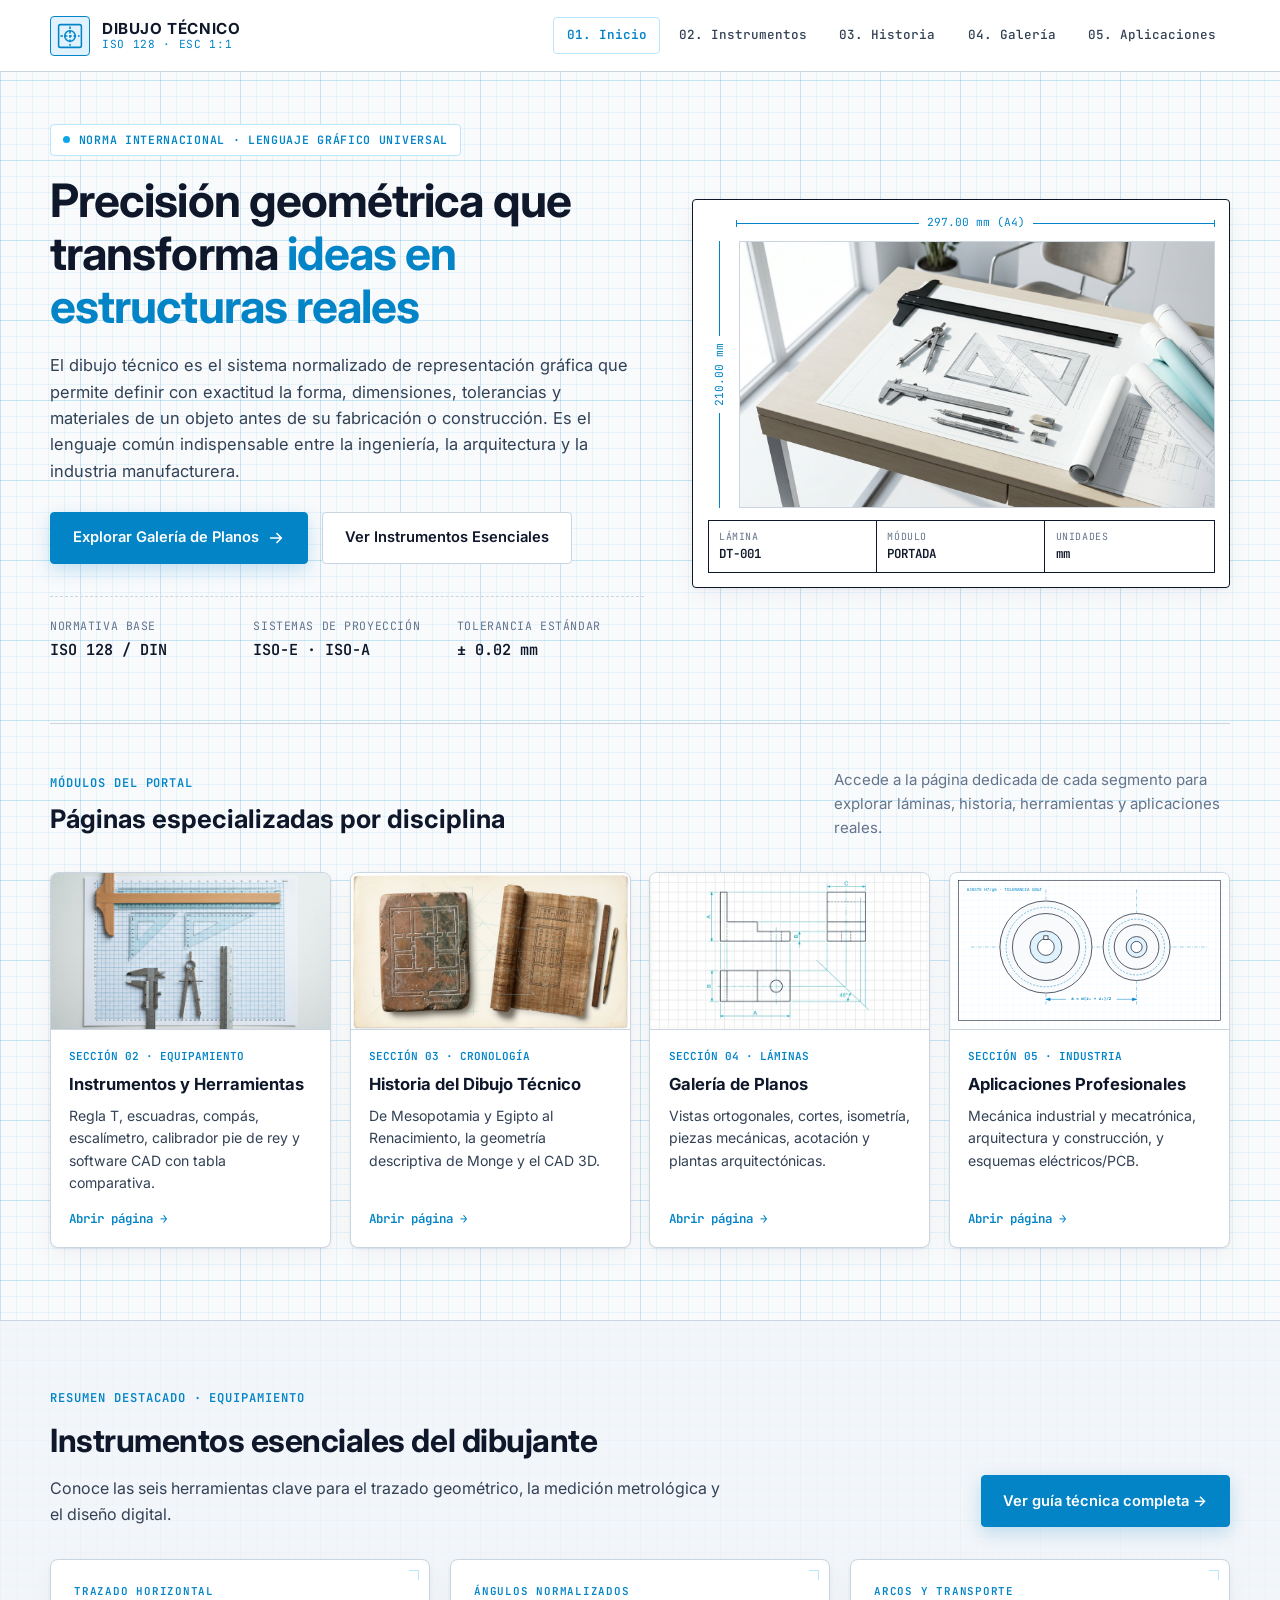
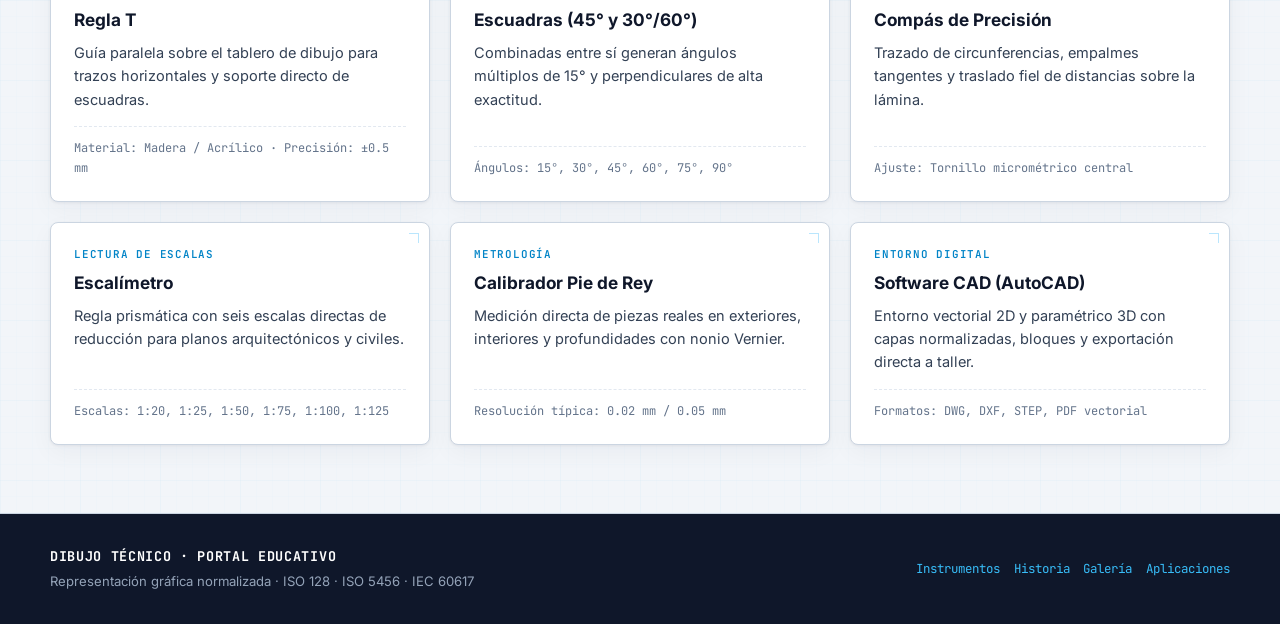
<file: index.html>
<!DOCTYPE html>
<html lang="es">
<head>
  <meta charset="UTF-8" />
  <meta name="viewport" content="width=device-width, initial-scale=1.0" />
  <title>Inicio | Dibujo Técnico: Fundamentos, Normativa y Planos</title>
  <meta name="description" content="Portal educativo sobre Dibujo Técnico: fundamentos, instrumentos de trazado, historia gráfica, galería de planos normalizados y aplicaciones industriales." />
  <link rel="preconnect" href="https://fonts.googleapis.com" />
  <link rel="preconnect" href="https://fonts.gstatic.com" crossorigin />
  <link href="https://fonts.googleapis.com/css2?family=Inter:wght@400;500;600;700&family=JetBrains+Mono:wght@400;500;600&display=swap" rel="stylesheet" />
  <link rel="stylesheet" href="styles.css" />
</head>
<body>
  <header class="site-header">
    <nav class="nav-container" aria-label="Navegación principal">
      <a href="index.html" class="brand">
        <span class="brand-mark" aria-hidden="true">
          <svg viewBox="0 0 32 32" width="28" height="28" fill="none" stroke="currentColor" stroke-width="1.75">
            <rect x="3" y="3" width="26" height="26" rx="2" />
            <circle cx="16" cy="16" r="6" />
            <line x1="16" y1="5" x2="16" y2="27" stroke-dasharray="3 2" />
            <line x1="5" y1="16" x2="27" y2="16" stroke-dasharray="3 2" />
          </svg>
        </span>
        <span class="brand-text">
          <span class="brand-title">DIBUJO TÉCNICO</span>
          <span class="brand-code">ISO 128 · ESC 1:1</span>
        </span>
      </a>

      <button type="button" class="nav-toggle" aria-expanded="false" aria-controls="nav-menu" aria-label="Abrir menú de navegación">
        <span class="nav-toggle-bar"></span>
        <span class="nav-toggle-bar"></span>
        <span class="nav-toggle-bar"></span>
      </button>

      <ul class="nav-links" id="nav-menu">
        <li><a href="index.html" class="nav-link active" aria-current="page">01. Inicio</a></li>
        <li><a href="instrumentos.html" class="nav-link">02. Instrumentos</a></li>
        <li><a href="historia.html" class="nav-link">03. Historia</a></li>
        <li><a href="galeria.html" class="nav-link">04. Galería</a></li>
        <li><a href="aplicaciones.html" class="nav-link">05. Aplicaciones</a></li>
      </ul>
    </nav>
  </header>

  <main>
    <section class="hero-section">
      <div class="container">
        <div class="hero-grid">
          <div>
            <div class="spec-badge">
              <span class="spec-dot" aria-hidden="true"></span>
              <span>NORMA INTERNACIONAL · LENGUAJE GRÁFICO UNIVERSAL</span>
            </div>
            <h1 class="hero-title">
              Precisión geométrica que transforma <span class="text-accent">ideas en estructuras reales</span>
            </h1>
            <p class="hero-description">
              El dibujo técnico es el sistema normalizado de representación gráfica que permite definir con exactitud la forma, dimensiones, tolerancias y materiales de un objeto antes de su fabricación o construcción. Es el lenguaje común indispensable entre la ingeniería, la arquitectura y la industria manufacturera.
            </p>
            <div class="hero-actions">
              <a href="galeria.html" class="btn-primary">
                <span>Explorar Galería de Planos</span>
                <svg viewBox="0 0 20 20" width="18" height="18" fill="none" stroke="currentColor" stroke-width="1.8" aria-hidden="true">
                  <path d="M4 10h12M11 5l5 5-5 5" stroke-linecap="round" stroke-linejoin="round" />
                </svg>
              </a>
              <a href="instrumentos.html" class="btn-secondary">Ver Instrumentos Esenciales</a>
            </div>
            <dl class="hero-metrics">
              <div class="metric-item">
                <dt>Normativa Base</dt>
                <dd>ISO 128 / DIN</dd>
              </div>
              <div class="metric-item">
                <dt>Sistemas de Proyección</dt>
                <dd>ISO-E · ISO-A</dd>
              </div>
              <div class="metric-item">
                <dt>Tolerancia Estándar</dt>
                <dd>± 0.02 mm</dd>
              </div>
            </dl>
          </div>

          <div class="blueprint-frame">
            <div class="dimension-top" aria-hidden="true">
              <span class="dim-line"></span>
              <span class="dim-label">297.00 mm (A4)</span>
              <span class="dim-line"></span>
            </div>
            <div class="blueprint-body">
              <div class="dimension-left" aria-hidden="true">
                <span class="dim-line-v"></span>
                <span class="dim-label-v">210.00 mm</span>
                <span class="dim-line-v"></span>
              </div>
              <img
                src="assets/img/hero-drafting.jpg"
                alt="Mesa de dibujo técnico con regla T, escuadras, compás de precisión, calibrador pie de rey y planos enrollados"
                class="media-frame"
              />
            </div>
            <div class="title-block">
              <div class="tb-cell">
                <span class="tb-key">LÁMINA</span>
                <span class="tb-val">DT-001</span>
              </div>
              <div class="tb-cell">
                <span class="tb-key">MÓDULO</span>
                <span class="tb-val">PORTADA</span>
              </div>
              <div class="tb-cell">
                <span class="tb-key">UNIDADES</span>
                <span class="tb-val">mm</span>
              </div>
            </div>
          </div>
        </div>

        <div class="instruments-block">
          <div class="section-subhead">
            <div>
              <span class="eyebrow">MÓDULOS DEL PORTAL</span>
              <h2 class="subhead-title">Páginas especializadas por disciplina</h2>
            </div>
            <p class="subhead-note">Accede a la página dedicada de cada segmento para explorar láminas, historia, herramientas y aplicaciones reales.</p>
          </div>

          <div class="portal-grid">
            <article class="portal-card">
              <img src="assets/img/instruments-tools.jpg" alt="Instrumentos esenciales de dibujo técnico" class="portal-thumb" />
              <div class="portal-card-body">
                <span class="portal-code">SECCIÓN 02 · EQUIPAMIENTO</span>
                <h3>Instrumentos y Herramientas</h3>
                <p>Regla T, escuadras, compás, escalímetro, calibrador pie de rey y software CAD con tabla comparativa.</p>
                <a href="instrumentos.html" class="portal-link">Abrir página →</a>
              </div>
            </article>

            <article class="portal-card">
              <img src="assets/img/era-antiguedad.jpg" alt="Historia del dibujo técnico desde la Antigüedad" class="portal-thumb" />
              <div class="portal-card-body">
                <span class="portal-code">SECCIÓN 03 · CRONOLOGÍA</span>
                <h3>Historia del Dibujo Técnico</h3>
                <p>De Mesopotamia y Egipto al Renacimiento, la geometría descriptiva de Monge y el CAD 3D.</p>
                <a href="historia.html" class="portal-link">Abrir página →</a>
              </div>
            </article>

            <article class="portal-card">
              <img src="assets/img/plano-ortogonal.jpg" alt="Galería de planos y proyecciones normalizadas" class="portal-thumb" />
              <div class="portal-card-body">
                <span class="portal-code">SECCIÓN 04 · LÁMINAS</span>
                <h3>Galería de Planos</h3>
                <p>Vistas ortogonales, cortes, isometría, piezas mecánicas, acotación y plantas arquitectónicas.</p>
                <a href="galeria.html" class="portal-link">Abrir página →</a>
              </div>
            </article>

            <article class="portal-card">
              <img src="assets/img/app-mecanica.svg" alt="Aplicaciones en mecánica, arquitectura y electricidad" class="portal-thumb" />
              <div class="portal-card-body">
                <span class="portal-code">SECCIÓN 05 · INDUSTRIA</span>
                <h3>Aplicaciones Profesionales</h3>
                <p>Mecánica industrial y mecatrónica, arquitectura y construcción, y esquemas eléctricos/PCB.</p>
                <a href="aplicaciones.html" class="portal-link">Abrir página →</a>
              </div>
            </article>
          </div>
        </div>
      </div>
    </section>

    <section class="section-block section-alt">
      <div class="container">
        <div class="section-header-row">
          <div class="section-header">
            <div class="section-index">RESUMEN DESTACADO · EQUIPAMIENTO</div>
            <h2 class="section-title">Instrumentos esenciales del dibujante</h2>
            <p class="section-subtitle">
              Conoce las seis herramientas clave para el trazado geométrico, la medición metrológica y el diseño digital.
            </p>
          </div>
          <a href="instrumentos.html" class="btn-primary">Ver guía técnica completa →</a>
        </div>

        <div class="instruments-grid">
          <article class="instrument-card">
            <div class="instrument-tag">TRAZADO HORIZONTAL</div>
            <h3>Regla T</h3>
            <p>Guía paralela sobre el tablero de dibujo para trazos horizontales y soporte directo de escuadras.</p>
            <div class="instrument-specs">Material: Madera / Acrílico · Precisión: ±0.5 mm</div>
          </article>

          <article class="instrument-card">
            <div class="instrument-tag">ÁNGULOS NORMALIZADOS</div>
            <h3>Escuadras (45° y 30°/60°)</h3>
            <p>Combinadas entre sí generan ángulos múltiplos de 15° y perpendiculares de alta exactitud.</p>
            <div class="instrument-specs">Ángulos: 15°, 30°, 45°, 60°, 75°, 90°</div>
          </article>

          <article class="instrument-card">
            <div class="instrument-tag">ARCOS Y TRANSPORTE</div>
            <h3>Compás de Precisión</h3>
            <p>Trazado de circunferencias, empalmes tangentes y traslado fiel de distancias sobre la lámina.</p>
            <div class="instrument-specs">Ajuste: Tornillo micrométrico central</div>
          </article>

          <article class="instrument-card">
            <div class="instrument-tag">LECTURA DE ESCALAS</div>
            <h3>Escalímetro</h3>
            <p>Regla prismática con seis escalas directas de reducción para planos arquitectónicos y civiles.</p>
            <div class="instrument-specs">Escalas: 1:20, 1:25, 1:50, 1:75, 1:100, 1:125</div>
          </article>

          <article class="instrument-card">
            <div class="instrument-tag">METROLOGÍA</div>
            <h3>Calibrador Pie de Rey</h3>
            <p>Medición directa de piezas reales en exteriores, interiores y profundidades con nonio Vernier.</p>
            <div class="instrument-specs">Resolución típica: 0.02 mm / 0.05 mm</div>
          </article>

          <article class="instrument-card">
            <div class="instrument-tag">ENTORNO DIGITAL</div>
            <h3>Software CAD (AutoCAD)</h3>
            <p>Entorno vectorial 2D y paramétrico 3D con capas normalizadas, bloques y exportación directa a taller.</p>
            <div class="instrument-specs">Formatos: DWG, DXF, STEP, PDF vectorial</div>
          </article>
        </div>
      </div>
    </section>
  </main>

  <footer class="site-footer">
    <div class="container footer-inner">
      <div class="footer-brand">
        <strong>DIBUJO TÉCNICO · PORTAL EDUCATIVO</strong>
        <span>Representación gráfica normalizada · ISO 128 · ISO 5456 · IEC 60617</span>
      </div>
      <div class="footer-meta">
        <a href="instrumentos.html">Instrumentos</a>
        <a href="historia.html">Historia</a>
        <a href="galeria.html">Galería</a>
        <a href="aplicaciones.html">Aplicaciones</a>
      </div>
    </div>
  </footer>

  <script src="app.js"></script>
</body>
</html>
</file>
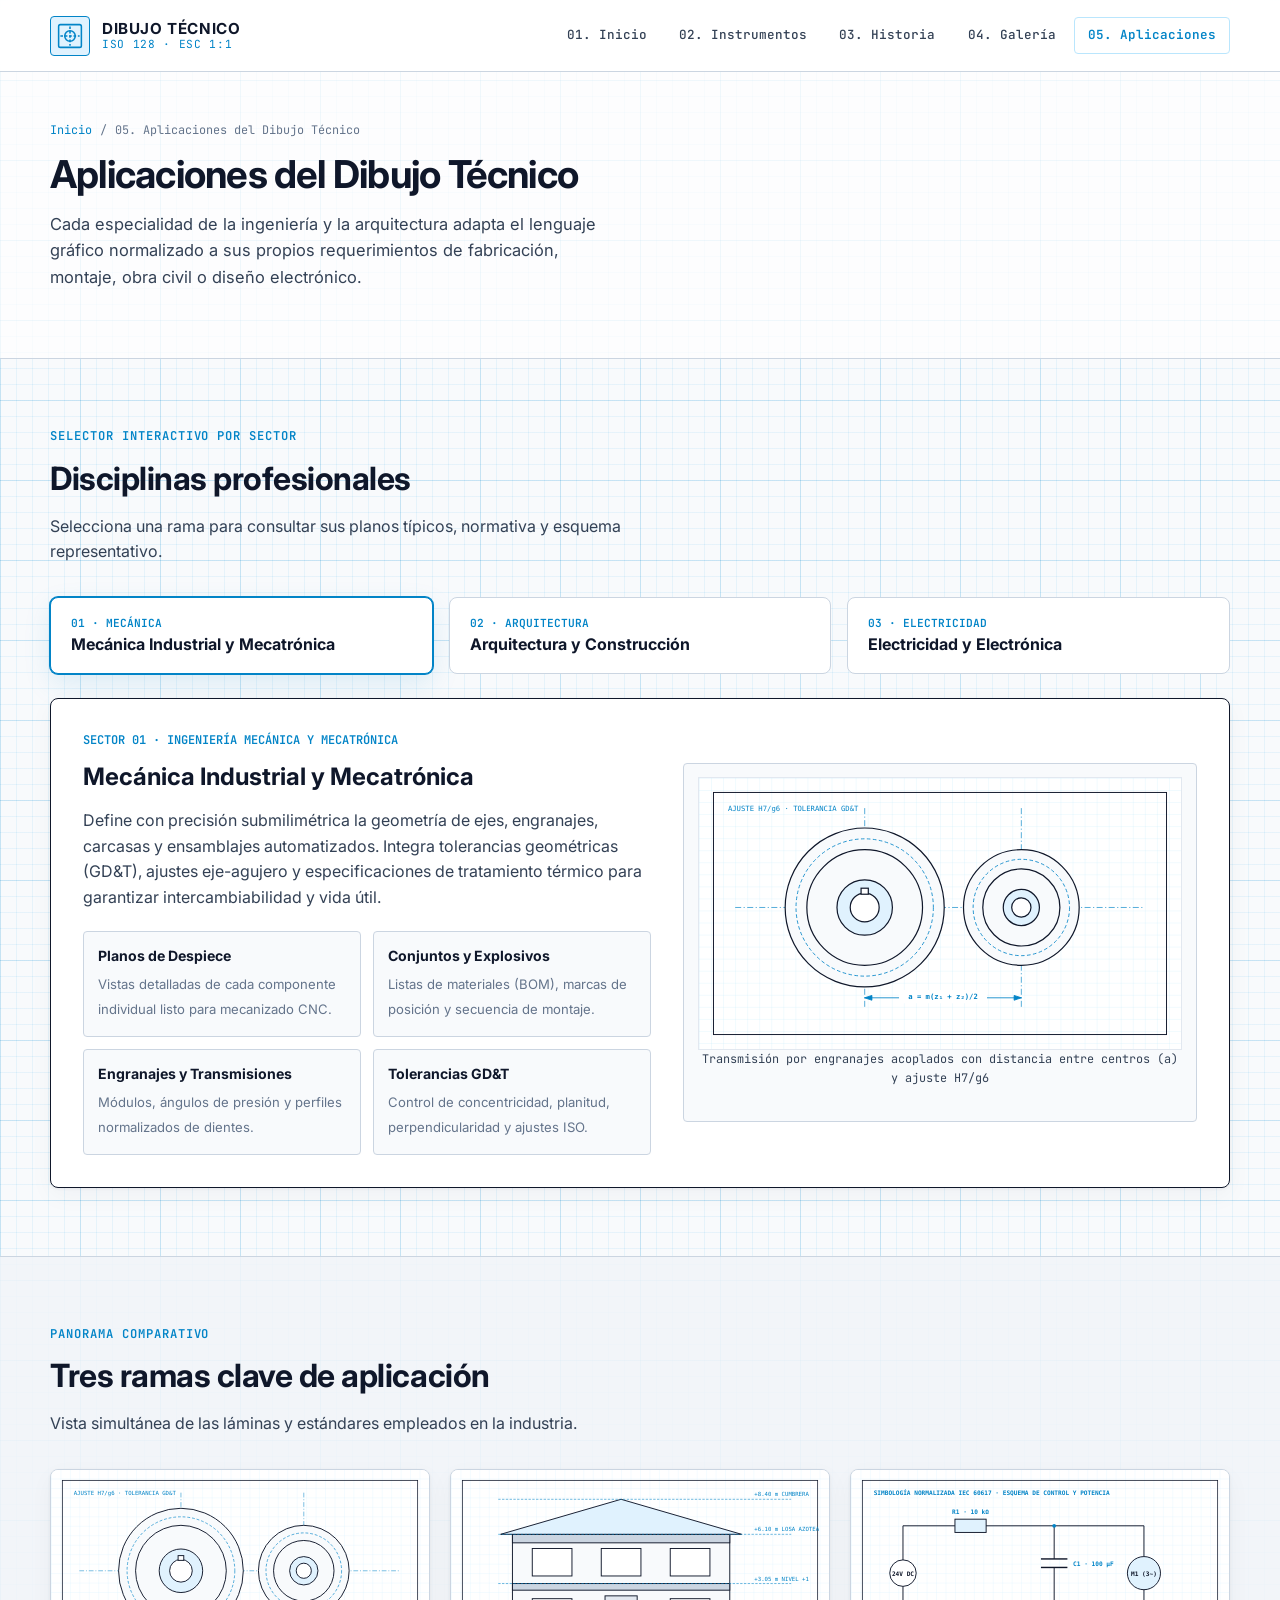
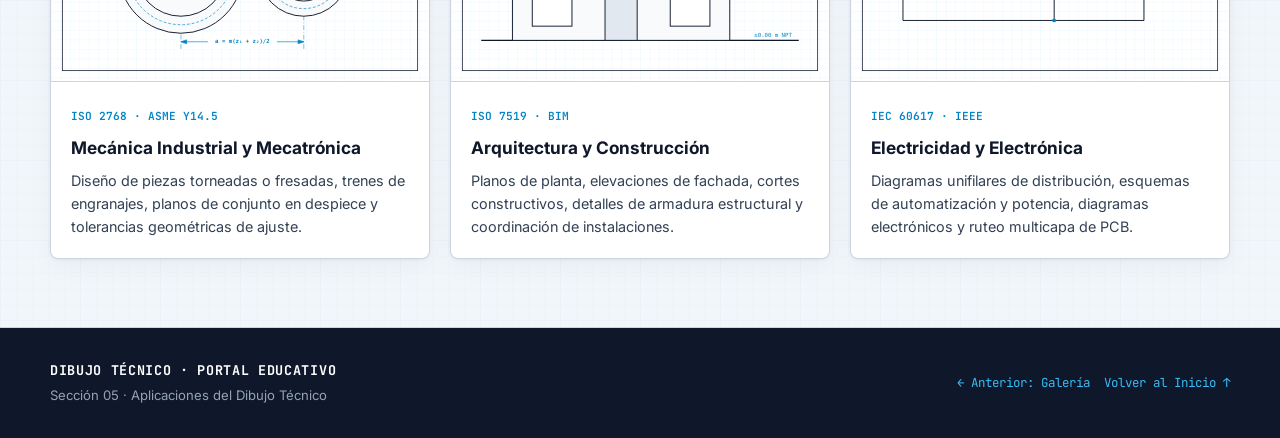
<file: aplicaciones.html>
<!DOCTYPE html>
<html lang="es">
<head>
  <meta charset="UTF-8" />
  <meta name="viewport" content="width=device-width, initial-scale=1.0" />
  <title>Aplicaciones del Dibujo Técnico | Dibujo Técnico</title>
  <meta name="description" content="Aplicaciones profesionales del dibujo técnico en Mecánica Industrial y Mecatrónica, Arquitectura y Construcción, y Electricidad y Electrónica." />
  <link rel="preconnect" href="https://fonts.googleapis.com" />
  <link rel="preconnect" href="https://fonts.gstatic.com" crossorigin />
  <link href="https://fonts.googleapis.com/css2?family=Inter:wght@400;500;600;700&family=JetBrains+Mono:wght@400;500;600&display=swap" rel="stylesheet" />
  <link rel="stylesheet" href="styles.css" />
</head>
<body>
  <header class="site-header">
    <nav class="nav-container" aria-label="Navegación principal">
      <a href="index.html" class="brand">
        <span class="brand-mark" aria-hidden="true">
          <svg viewBox="0 0 32 32" width="28" height="28" fill="none" stroke="currentColor" stroke-width="1.75">
            <rect x="3" y="3" width="26" height="26" rx="2" />
            <circle cx="16" cy="16" r="6" />
            <line x1="16" y1="5" x2="16" y2="27" stroke-dasharray="3 2" />
            <line x1="5" y1="16" x2="27" y2="16" stroke-dasharray="3 2" />
          </svg>
        </span>
        <span class="brand-text">
          <span class="brand-title">DIBUJO TÉCNICO</span>
          <span class="brand-code">ISO 128 · ESC 1:1</span>
        </span>
      </a>

      <button type="button" class="nav-toggle" aria-expanded="false" aria-controls="nav-menu" aria-label="Abrir menú de navegación">
        <span class="nav-toggle-bar"></span>
        <span class="nav-toggle-bar"></span>
        <span class="nav-toggle-bar"></span>
      </button>

      <ul class="nav-links" id="nav-menu">
        <li><a href="index.html" class="nav-link">01. Inicio</a></li>
        <li><a href="instrumentos.html" class="nav-link">02. Instrumentos</a></li>
        <li><a href="historia.html" class="nav-link">03. Historia</a></li>
        <li><a href="galeria.html" class="nav-link">04. Galería</a></li>
        <li><a href="aplicaciones.html" class="nav-link active" aria-current="page">05. Aplicaciones</a></li>
      </ul>
    </nav>
  </header>

  <main>
    <section class="page-banner">
      <div class="container">
        <div class="breadcrumb">
          <a href="index.html">Inicio</a>
          <span>/</span>
          <span>05. Aplicaciones del Dibujo Técnico</span>
        </div>
        <h1 class="page-title">Aplicaciones del Dibujo Técnico</h1>
        <p class="hero-description">
          Cada especialidad de la ingeniería y la arquitectura adapta el lenguaje gráfico normalizado a sus propios requerimientos de fabricación, montaje, obra civil o diseño electrónico.
        </p>
      </div>
    </section>

    <section class="section-block">
      <div class="container">
        <div class="section-header">
          <div class="section-index">SELECTOR INTERACTIVO POR SECTOR</div>
          <h2 class="section-title">Disciplinas profesionales</h2>
          <p class="section-subtitle">Selecciona una rama para consultar sus planos típicos, normativa y esquema representativo.</p>
        </div>

        <div class="apps-container">
          <div class="apps-tabs" role="tablist" aria-label="Campos de aplicación del dibujo técnico">
            <button type="button" class="app-tab active" role="tab" aria-selected="true" data-app="mecanica">
              <span class="app-tab-code">01 · MECÁNICA</span>
              <span class="app-tab-title">Mecánica Industrial y Mecatrónica</span>
            </button>
            <button type="button" class="app-tab" role="tab" aria-selected="false" data-app="arquitectura">
              <span class="app-tab-code">02 · ARQUITECTURA</span>
              <span class="app-tab-title">Arquitectura y Construcción</span>
            </button>
            <button type="button" class="app-tab" role="tab" aria-selected="false" data-app="electricidad">
              <span class="app-tab-code">03 · ELECTRICIDAD</span>
              <span class="app-tab-title">Electricidad y Electrónica</span>
            </button>
          </div>

          <div class="app-panel" id="app-panel" role="tabpanel"></div>
        </div>
      </div>
    </section>

    <section class="section-block section-alt">
      <div class="container">
        <div class="section-header">
          <div class="section-index">PANORAMA COMPARATIVO</div>
          <h2 class="section-title">Tres ramas clave de aplicación</h2>
          <p class="section-subtitle">Vista simultánea de las láminas y estándares empleados en la industria.</p>
        </div>

        <div class="apps-overview-grid">
          <article class="app-overview-card">
            <img src="assets/img/app-mecanica.svg" alt="Diagrama técnico de engranajes y tolerancias mecánicas" />
            <div class="app-overview-body">
              <span class="app-tab-code">ISO 2768 · ASME Y14.5</span>
              <h3>Mecánica Industrial y Mecatrónica</h3>
              <p>Diseño de piezas torneadas o fresadas, trenes de engranajes, planos de conjunto en despiece y tolerancias geométricas de ajuste.</p>
            </div>
          </article>

          <article class="app-overview-card">
            <img src="assets/img/app-arquitectura.svg" alt="Alzado arquitectónico con cotas de nivel y estructura" />
            <div class="app-overview-body">
              <span class="app-tab-code">ISO 7519 · BIM</span>
              <h3>Arquitectura y Construcción</h3>
              <p>Planos de planta, elevaciones de fachada, cortes constructivos, detalles de armadura estructural y coordinación de instalaciones.</p>
            </div>
          </article>

          <article class="app-overview-card">
            <img src="assets/img/app-electricidad.svg" alt="Esquema eléctrico normalizado IEC 60617" />
            <div class="app-overview-body">
              <span class="app-tab-code">IEC 60617 · IEEE</span>
              <h3>Electricidad y Electrónica</h3>
              <p>Diagramas unifilares de distribución, esquemas de automatización y potencia, diagramas electrónicos y ruteo multicapa de PCB.</p>
            </div>
          </article>
        </div>
      </div>
    </section>
  </main>

  <footer class="site-footer">
    <div class="container footer-inner">
      <div class="footer-brand">
        <strong>DIBUJO TÉCNICO · PORTAL EDUCATIVO</strong>
        <span>Sección 05 · Aplicaciones del Dibujo Técnico</span>
      </div>
      <div class="footer-meta">
        <a href="galeria.html">← Anterior: Galería</a>
        <a href="index.html">Volver al Inicio ↑</a>
      </div>
    </div>
  </footer>

  <script src="app.js"></script>
</body>
</html>
</file>
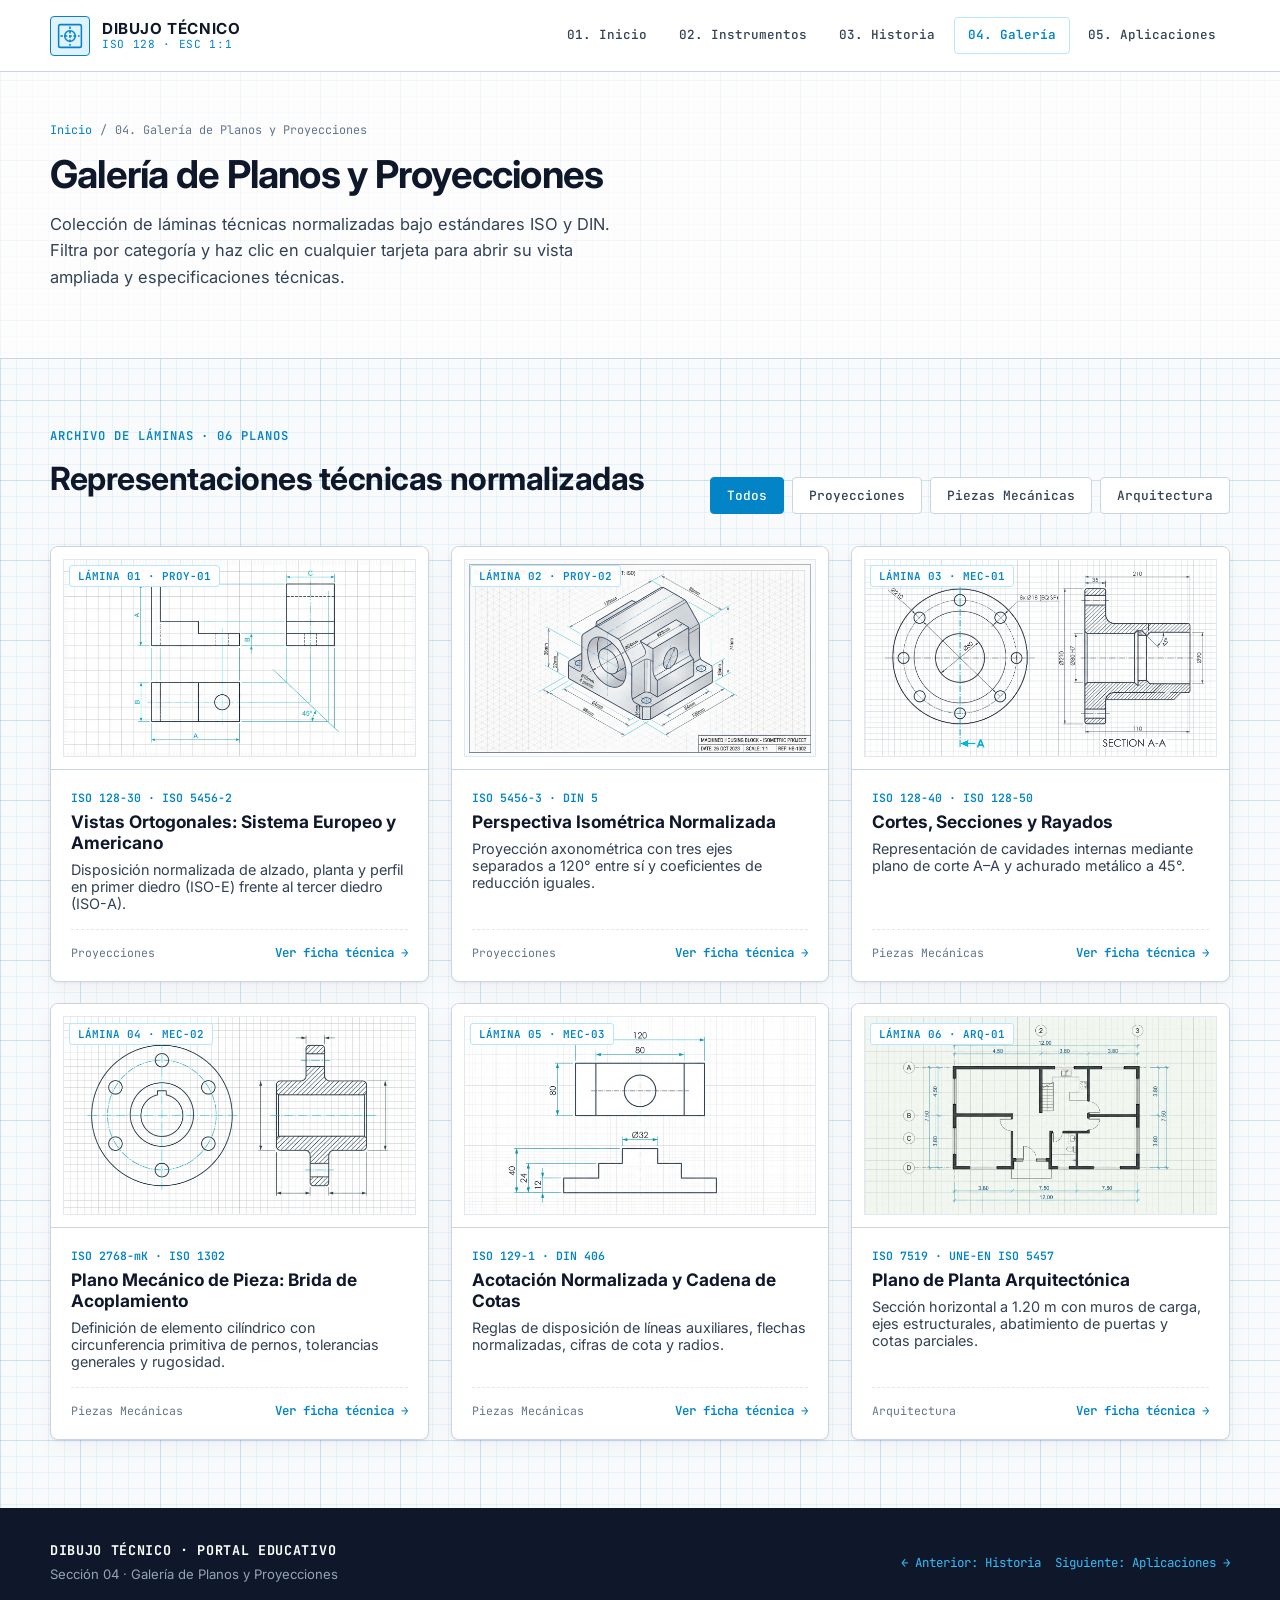
<file: galeria.html>
<!DOCTYPE html>
<html lang="es">
<head>
  <meta charset="UTF-8" />
  <meta name="viewport" content="width=device-width, initial-scale=1.0" />
  <title>Galería de Planos y Proyecciones | Dibujo Técnico</title>
  <meta name="description" content="Galería filtrable de planos técnicos: vistas ortogonales europeas y americanas, cortes y secciones, isometría, brida mecánica, acotación y planta arquitectónica." />
  <link rel="preconnect" href="https://fonts.googleapis.com" />
  <link rel="preconnect" href="https://fonts.gstatic.com" crossorigin />
  <link href="https://fonts.googleapis.com/css2?family=Inter:wght@400;500;600;700&family=JetBrains+Mono:wght@400;500;600&display=swap" rel="stylesheet" />
  <link rel="stylesheet" href="styles.css" />
</head>
<body>
  <header class="site-header">
    <nav class="nav-container" aria-label="Navegación principal">
      <a href="index.html" class="brand">
        <span class="brand-mark" aria-hidden="true">
          <svg viewBox="0 0 32 32" width="28" height="28" fill="none" stroke="currentColor" stroke-width="1.75">
            <rect x="3" y="3" width="26" height="26" rx="2" />
            <circle cx="16" cy="16" r="6" />
            <line x1="16" y1="5" x2="16" y2="27" stroke-dasharray="3 2" />
            <line x1="5" y1="16" x2="27" y2="16" stroke-dasharray="3 2" />
          </svg>
        </span>
        <span class="brand-text">
          <span class="brand-title">DIBUJO TÉCNICO</span>
          <span class="brand-code">ISO 128 · ESC 1:1</span>
        </span>
      </a>

      <button type="button" class="nav-toggle" aria-expanded="false" aria-controls="nav-menu" aria-label="Abrir menú de navegación">
        <span class="nav-toggle-bar"></span>
        <span class="nav-toggle-bar"></span>
        <span class="nav-toggle-bar"></span>
      </button>

      <ul class="nav-links" id="nav-menu">
        <li><a href="index.html" class="nav-link">01. Inicio</a></li>
        <li><a href="instrumentos.html" class="nav-link">02. Instrumentos</a></li>
        <li><a href="historia.html" class="nav-link">03. Historia</a></li>
        <li><a href="galeria.html" class="nav-link active" aria-current="page">04. Galería</a></li>
        <li><a href="aplicaciones.html" class="nav-link">05. Aplicaciones</a></li>
      </ul>
    </nav>
  </header>

  <main>
    <section class="page-banner">
      <div class="container">
        <div class="breadcrumb">
          <a href="index.html">Inicio</a>
          <span>/</span>
          <span>04. Galería de Planos y Proyecciones</span>
        </div>
        <h1 class="page-title">Galería de Planos y Proyecciones</h1>
        <p class="hero-description">
          Colección de láminas técnicas normalizadas bajo estándares ISO y DIN. Filtra por categoría y haz clic en cualquier tarjeta para abrir su vista ampliada y especificaciones técnicas.
        </p>
      </div>
    </section>

    <section class="section-block">
      <div class="container">
        <div class="section-header-row">
          <div class="section-header">
            <div class="section-index">ARCHIVO DE LÁMINAS · 06 PLANOS</div>
            <h2 class="section-title">Representaciones técnicas normalizadas</h2>
          </div>

          <div class="filter-bar" role="group" aria-label="Filtrar planos por categoría">
            <button type="button" class="filter-btn active" data-filter="todos">Todos</button>
            <button type="button" class="filter-btn" data-filter="proyecciones">Proyecciones</button>
            <button type="button" class="filter-btn" data-filter="mecanica">Piezas Mecánicas</button>
            <button type="button" class="filter-btn" data-filter="arquitectura">Arquitectura</button>
          </div>
        </div>

        <div class="gallery-grid" id="gallery-grid"></div>
      </div>
    </section>
  </main>

  <footer class="site-footer">
    <div class="container footer-inner">
      <div class="footer-brand">
        <strong>DIBUJO TÉCNICO · PORTAL EDUCATIVO</strong>
        <span>Sección 04 · Galería de Planos y Proyecciones</span>
      </div>
      <div class="footer-meta">
        <a href="historia.html">← Anterior: Historia</a>
        <a href="aplicaciones.html">Siguiente: Aplicaciones →</a>
      </div>
    </div>
  </footer>

  <div class="modal-backdrop" id="blueprint-modal" hidden aria-hidden="true">
    <div class="modal-dialog" role="dialog" aria-modal="true" aria-labelledby="modal-title">
      <div class="modal-header">
        <div>
          <span class="modal-code" id="modal-code"></span>
          <h3 id="modal-title"></h3>
        </div>
        <button type="button" class="modal-close" id="modal-close" aria-label="Cerrar vista ampliada">
          <svg viewBox="0 0 24 24" width="20" height="20" fill="none" stroke="currentColor" stroke-width="2">
            <path d="M18 6L6 18M6 6l12 12" stroke-linecap="round" />
          </svg>
        </button>
      </div>
      <div class="modal-body">
        <div class="modal-preview" id="modal-preview"></div>
        <div class="modal-details">
          <div class="detail-group">
            <span class="detail-label">Normativa Aplicada</span>
            <p class="detail-norm" id="modal-norm"></p>
          </div>
          <div class="detail-group">
            <span class="detail-label">Descripción Técnica</span>
            <p class="detail-desc" id="modal-desc"></p>
          </div>
          <dl class="modal-specs" id="modal-specs"></dl>
        </div>
      </div>
    </div>
  </div>

  <script src="app.js"></script>
</body>
</html>
</file>
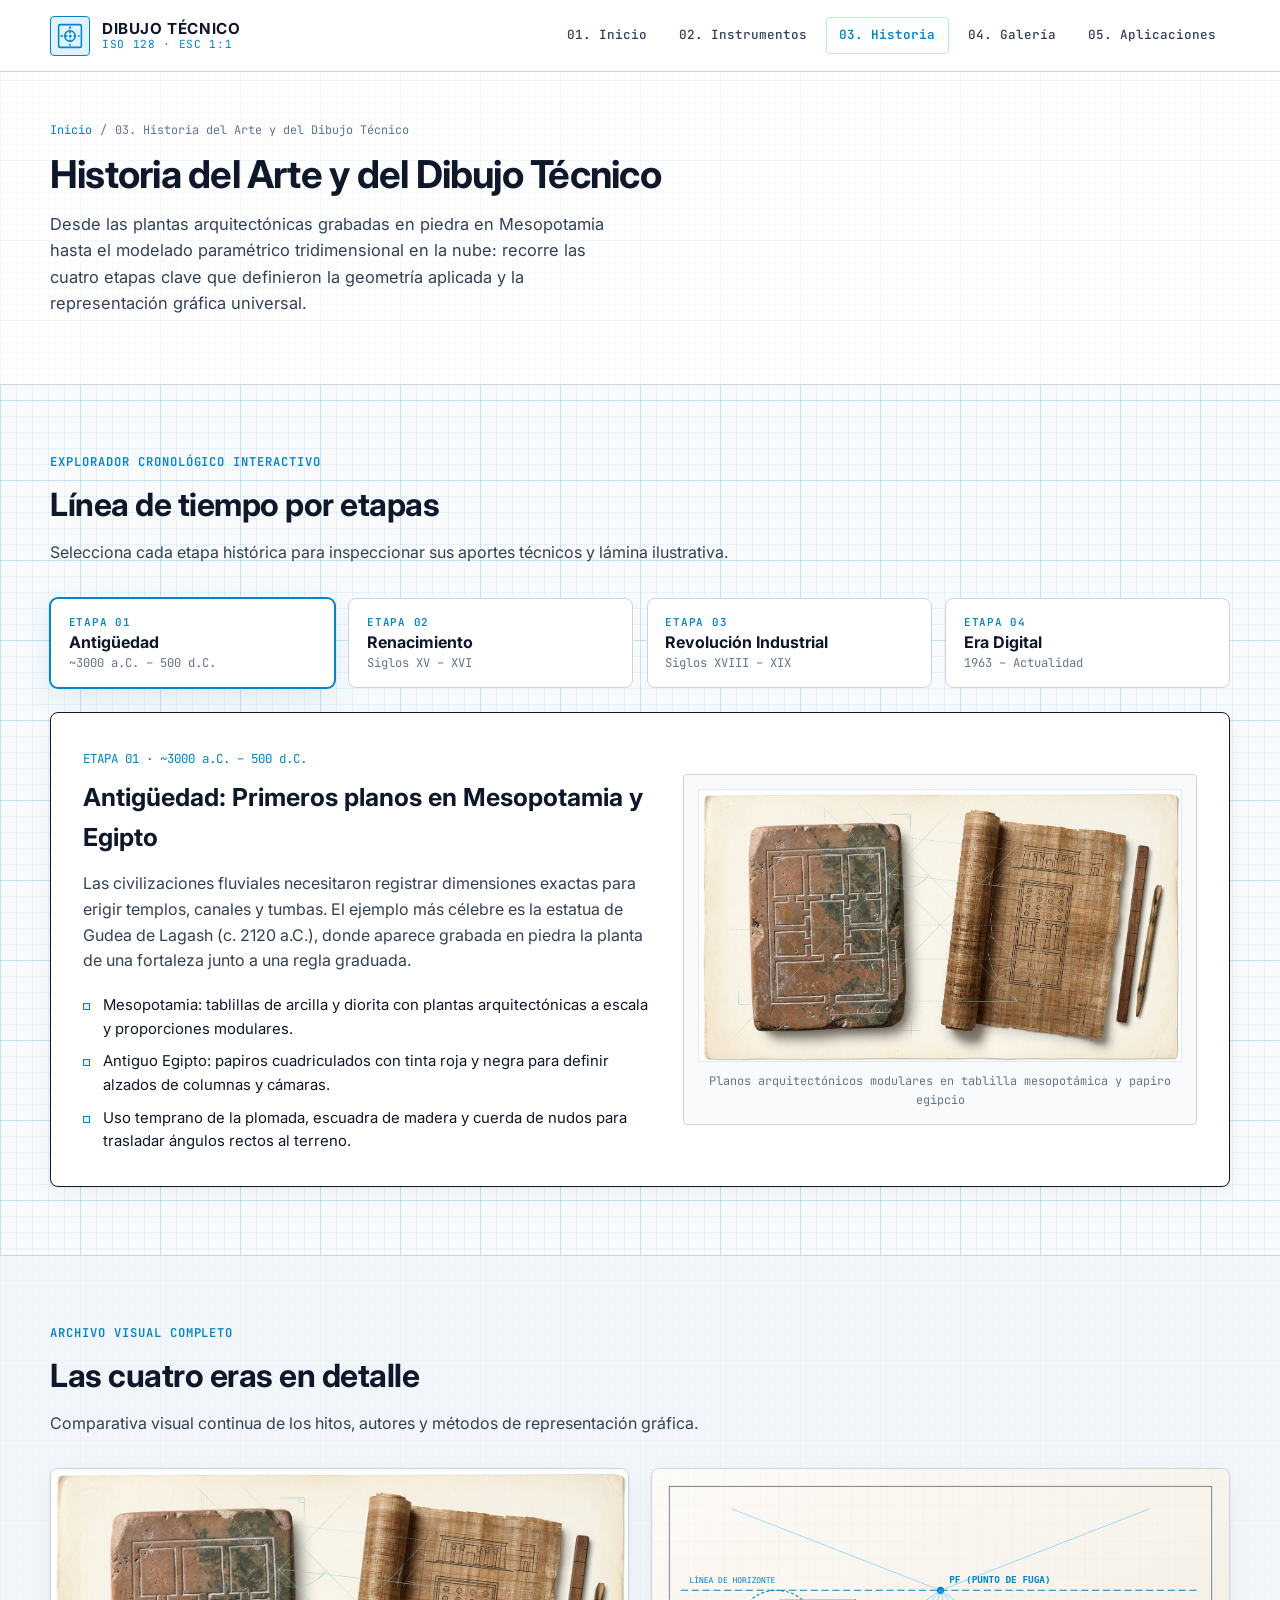
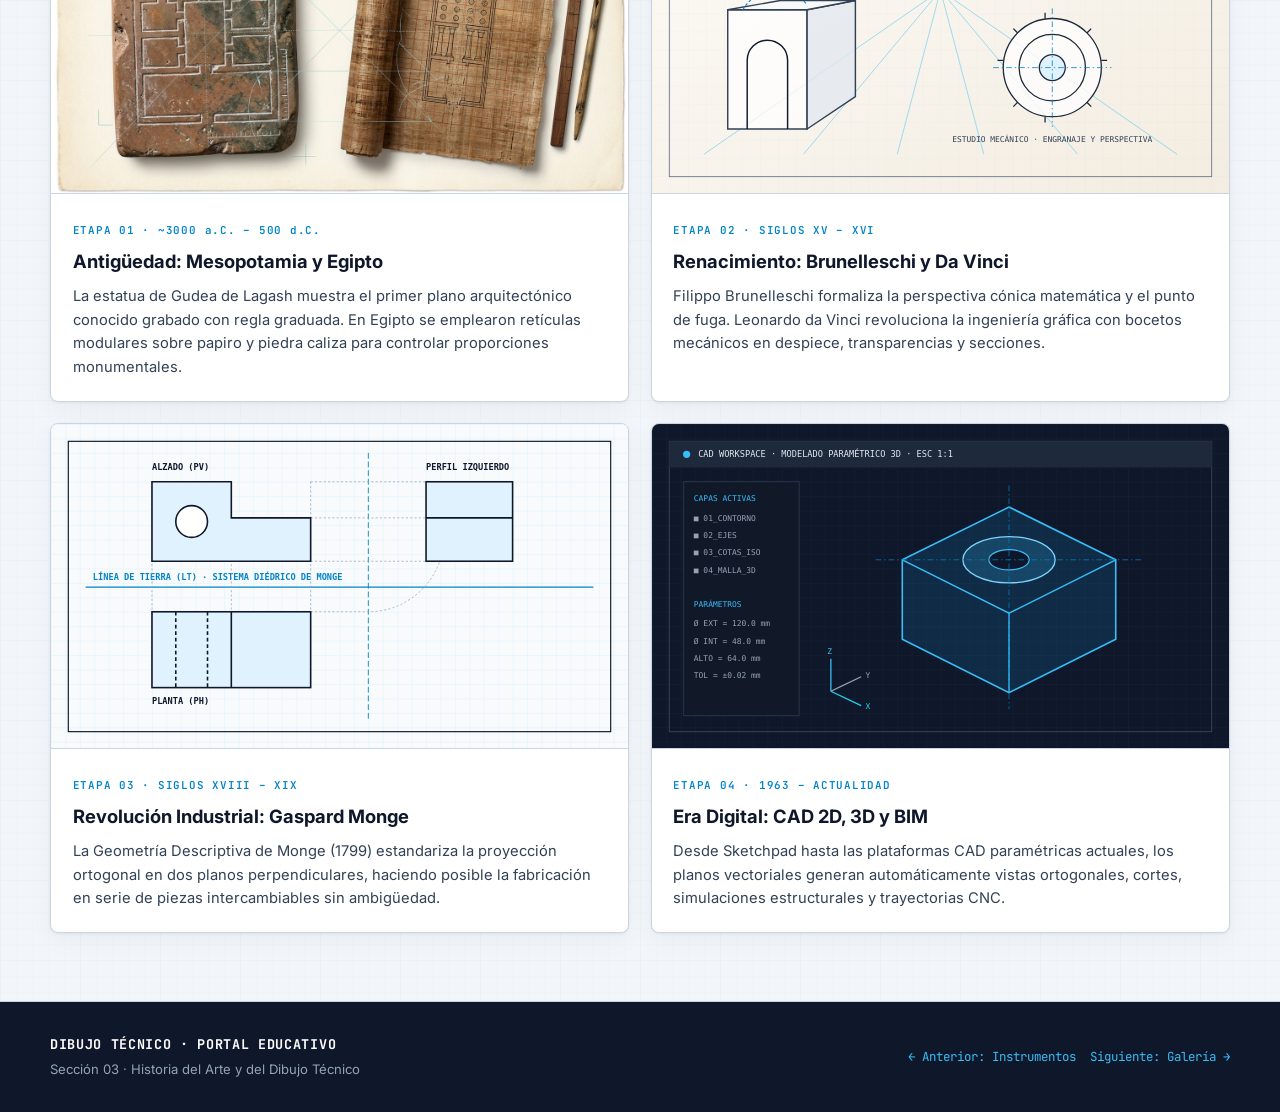
<file: historia.html>
<!DOCTYPE html>
<html lang="es">
<head>
  <meta charset="UTF-8" />
  <meta name="viewport" content="width=device-width, initial-scale=1.0" />
  <title>Historia del Arte y del Dibujo Técnico | Dibujo Técnico</title>
  <meta name="description" content="Línea de tiempo interactiva del dibujo técnico: Antigüedad en Mesopotamia y Egipto, Renacimiento, Revolución Industrial y Era Digital CAD." />
  <link rel="preconnect" href="https://fonts.googleapis.com" />
  <link rel="preconnect" href="https://fonts.gstatic.com" crossorigin />
  <link href="https://fonts.googleapis.com/css2?family=Inter:wght@400;500;600;700&family=JetBrains+Mono:wght@400;500;600&display=swap" rel="stylesheet" />
  <link rel="stylesheet" href="styles.css" />
</head>
<body>
  <header class="site-header">
    <nav class="nav-container" aria-label="Navegación principal">
      <a href="index.html" class="brand">
        <span class="brand-mark" aria-hidden="true">
          <svg viewBox="0 0 32 32" width="28" height="28" fill="none" stroke="currentColor" stroke-width="1.75">
            <rect x="3" y="3" width="26" height="26" rx="2" />
            <circle cx="16" cy="16" r="6" />
            <line x1="16" y1="5" x2="16" y2="27" stroke-dasharray="3 2" />
            <line x1="5" y1="16" x2="27" y2="16" stroke-dasharray="3 2" />
          </svg>
        </span>
        <span class="brand-text">
          <span class="brand-title">DIBUJO TÉCNICO</span>
          <span class="brand-code">ISO 128 · ESC 1:1</span>
        </span>
      </a>

      <button type="button" class="nav-toggle" aria-expanded="false" aria-controls="nav-menu" aria-label="Abrir menú de navegación">
        <span class="nav-toggle-bar"></span>
        <span class="nav-toggle-bar"></span>
        <span class="nav-toggle-bar"></span>
      </button>

      <ul class="nav-links" id="nav-menu">
        <li><a href="index.html" class="nav-link">01. Inicio</a></li>
        <li><a href="instrumentos.html" class="nav-link">02. Instrumentos</a></li>
        <li><a href="historia.html" class="nav-link active" aria-current="page">03. Historia</a></li>
        <li><a href="galeria.html" class="nav-link">04. Galería</a></li>
        <li><a href="aplicaciones.html" class="nav-link">05. Aplicaciones</a></li>
      </ul>
    </nav>
  </header>

  <main>
    <section class="page-banner">
      <div class="container">
        <div class="breadcrumb">
          <a href="index.html">Inicio</a>
          <span>/</span>
          <span>03. Historia del Arte y del Dibujo Técnico</span>
        </div>
        <h1 class="page-title">Historia del Arte y del Dibujo Técnico</h1>
        <p class="hero-description">
          Desde las plantas arquitectónicas grabadas en piedra en Mesopotamia hasta el modelado paramétrico tridimensional en la nube: recorre las cuatro etapas clave que definieron la geometría aplicada y la representación gráfica universal.
        </p>
      </div>
    </section>

    <section class="section-block">
      <div class="container">
        <div class="section-header">
          <div class="section-index">EXPLORADOR CRONOLÓGICO INTERACTIVO</div>
          <h2 class="section-title">Línea de tiempo por etapas</h2>
          <p class="section-subtitle">Selecciona cada etapa histórica para inspeccionar sus aportes técnicos y lámina ilustrativa.</p>
        </div>

        <div class="timeline-shell">
          <div class="timeline-tabs" role="tablist" aria-label="Etapas históricas del dibujo técnico">
            <button type="button" class="timeline-tab active" role="tab" aria-selected="true" data-era="antiguedad">
              <span class="era-code">ETAPA 01</span>
              <span class="era-name">Antigüedad</span>
              <span class="era-years">~3000 a.C. – 500 d.C.</span>
            </button>
            <button type="button" class="timeline-tab" role="tab" aria-selected="false" data-era="renacimiento">
              <span class="era-code">ETAPA 02</span>
              <span class="era-name">Renacimiento</span>
              <span class="era-years">Siglos XV – XVI</span>
            </button>
            <button type="button" class="timeline-tab" role="tab" aria-selected="false" data-era="industrial">
              <span class="era-code">ETAPA 03</span>
              <span class="era-name">Revolución Industrial</span>
              <span class="era-years">Siglos XVIII – XIX</span>
            </button>
            <button type="button" class="timeline-tab" role="tab" aria-selected="false" data-era="digital">
              <span class="era-code">ETAPA 04</span>
              <span class="era-name">Era Digital</span>
              <span class="era-years">1963 – Actualidad</span>
            </button>
          </div>

          <div class="timeline-stage" id="timeline-stage" aria-live="polite"></div>
        </div>
      </div>
    </section>

    <section class="section-block section-alt">
      <div class="container">
        <div class="section-header">
          <div class="section-index">ARCHIVO VISUAL COMPLETO</div>
          <h2 class="section-title">Las cuatro eras en detalle</h2>
          <p class="section-subtitle">Comparativa visual continua de los hitos, autores y métodos de representación gráfica.</p>
        </div>

        <div class="eras-archive-grid">
          <article class="era-archive-card">
            <img src="assets/img/era-antiguedad.jpg" alt="Planos antiguos en Mesopotamia y papiro egipcio cuadriculado" />
            <div class="era-archive-body">
              <span class="era-code">ETAPA 01 · ~3000 a.C. – 500 d.C.</span>
              <h3>Antigüedad: Mesopotamia y Egipto</h3>
              <p>La estatua de Gudea de Lagash muestra el primer plano arquitectónico conocido grabado con regla graduada. En Egipto se emplearon retículas modulares sobre papiro y piedra caliza para controlar proporciones monumentales.</p>
            </div>
          </article>

          <article class="era-archive-card">
            <img src="assets/img/era-renacimiento.svg" alt="Estudio de perspectiva cónica de Brunelleschi y engranajes de Da Vinci" />
            <div class="era-archive-body">
              <span class="era-code">ETAPA 02 · SIGLOS XV – XVI</span>
              <h3>Renacimiento: Brunelleschi y Da Vinci</h3>
              <p>Filippo Brunelleschi formaliza la perspectiva cónica matemática y el punto de fuga. Leonardo da Vinci revoluciona la ingeniería gráfica con bocetos mecánicos en despiece, transparencias y secciones.</p>
            </div>
          </article>

          <article class="era-archive-card">
            <img src="assets/img/era-industrial.svg" alt="Sistema diédrico de geometría descriptiva de Gaspard Monge" />
            <div class="era-archive-body">
              <span class="era-code">ETAPA 03 · SIGLOS XVIII – XIX</span>
              <h3>Revolución Industrial: Gaspard Monge</h3>
              <p>La Geometría Descriptiva de Monge (1799) estandariza la proyección ortogonal en dos planos perpendiculares, haciendo posible la fabricación en serie de piezas intercambiables sin ambigüedad.</p>
            </div>
          </article>

          <article class="era-archive-card">
            <img src="assets/img/era-digital.svg" alt="Entorno CAD 2D y modelado sólido 3D" />
            <div class="era-archive-body">
              <span class="era-code">ETAPA 04 · 1963 – ACTUALIDAD</span>
              <h3>Era Digital: CAD 2D, 3D y BIM</h3>
              <p>Desde Sketchpad hasta las plataformas CAD paramétricas actuales, los planos vectoriales generan automáticamente vistas ortogonales, cortes, simulaciones estructurales y trayectorias CNC.</p>
            </div>
          </article>
        </div>
      </div>
    </section>
  </main>

  <footer class="site-footer">
    <div class="container footer-inner">
      <div class="footer-brand">
        <strong>DIBUJO TÉCNICO · PORTAL EDUCATIVO</strong>
        <span>Sección 03 · Historia del Arte y del Dibujo Técnico</span>
      </div>
      <div class="footer-meta">
        <a href="instrumentos.html">← Anterior: Instrumentos</a>
        <a href="galeria.html">Siguiente: Galería →</a>
      </div>
    </div>
  </footer>

  <script src="app.js"></script>
</body>
</html>
</file>
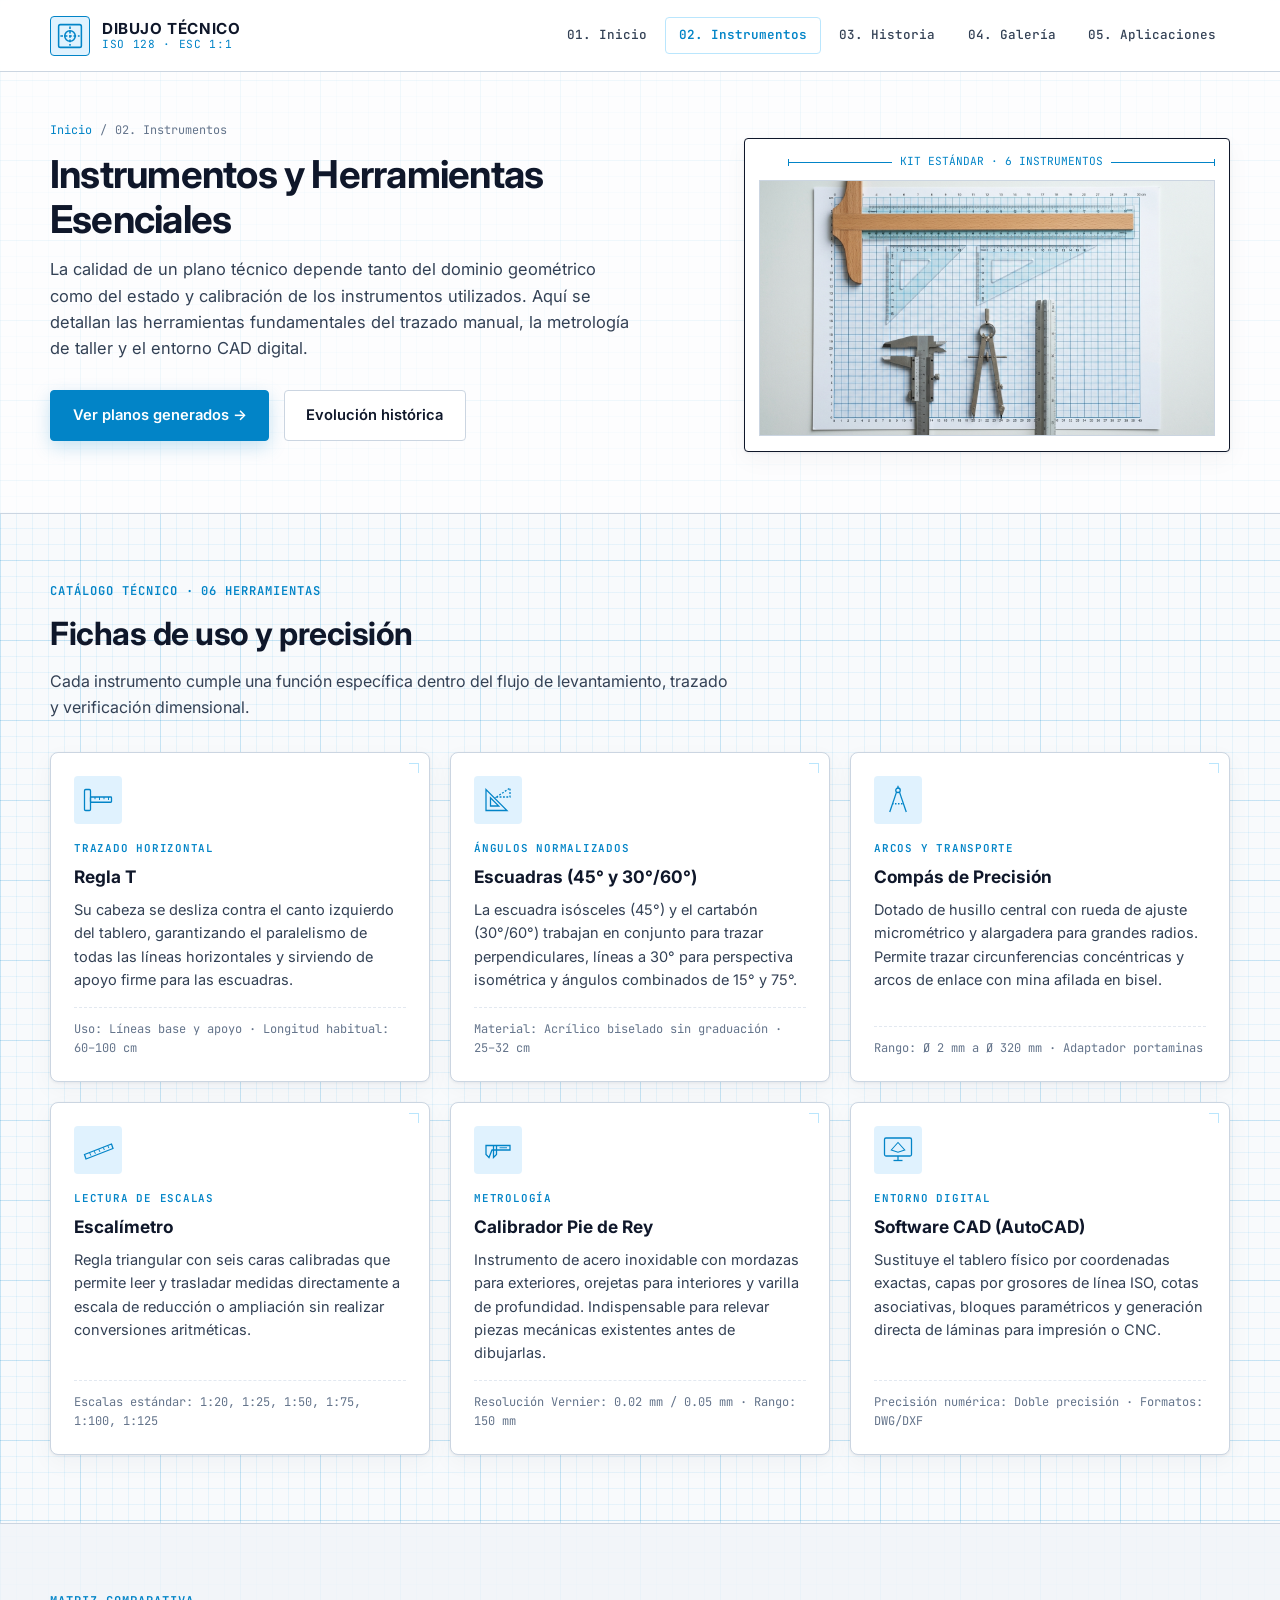
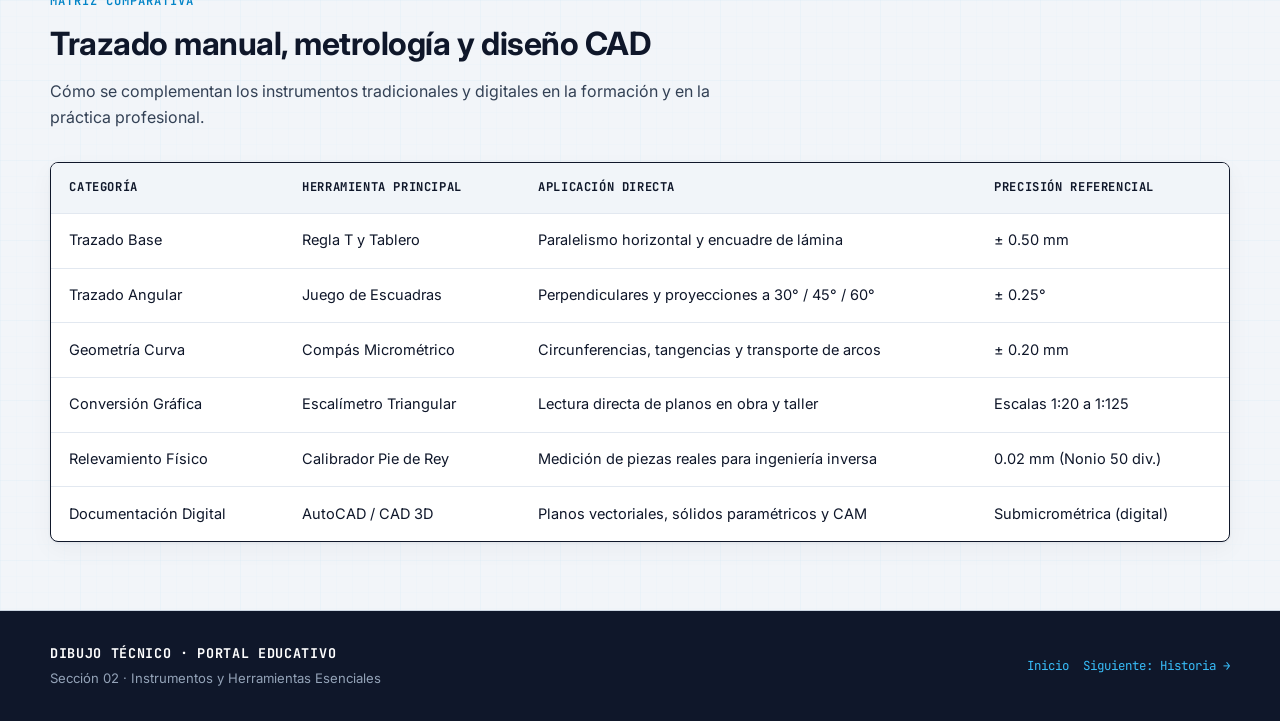
<file: instrumentos.html>
<!DOCTYPE html>
<html lang="es">
<head>
  <meta charset="UTF-8" />
  <meta name="viewport" content="width=device-width, initial-scale=1.0" />
  <title>Instrumentos y Herramientas | Dibujo Técnico</title>
  <meta name="description" content="Guía técnica de los instrumentos esenciales de dibujo técnico: regla T, escuadras, compás, escalímetro, calibrador pie de rey y software CAD." />
  <link rel="preconnect" href="https://fonts.googleapis.com" />
  <link rel="preconnect" href="https://fonts.gstatic.com" crossorigin />
  <link href="https://fonts.googleapis.com/css2?family=Inter:wght@400;500;600;700&family=JetBrains+Mono:wght@400;500;600&display=swap" rel="stylesheet" />
  <link rel="stylesheet" href="styles.css" />
</head>
<body>
  <header class="site-header">
    <nav class="nav-container" aria-label="Navegación principal">
      <a href="index.html" class="brand">
        <span class="brand-mark" aria-hidden="true">
          <svg viewBox="0 0 32 32" width="28" height="28" fill="none" stroke="currentColor" stroke-width="1.75">
            <rect x="3" y="3" width="26" height="26" rx="2" />
            <circle cx="16" cy="16" r="6" />
            <line x1="16" y1="5" x2="16" y2="27" stroke-dasharray="3 2" />
            <line x1="5" y1="16" x2="27" y2="16" stroke-dasharray="3 2" />
          </svg>
        </span>
        <span class="brand-text">
          <span class="brand-title">DIBUJO TÉCNICO</span>
          <span class="brand-code">ISO 128 · ESC 1:1</span>
        </span>
      </a>

      <button type="button" class="nav-toggle" aria-expanded="false" aria-controls="nav-menu" aria-label="Abrir menú de navegación">
        <span class="nav-toggle-bar"></span>
        <span class="nav-toggle-bar"></span>
        <span class="nav-toggle-bar"></span>
      </button>

      <ul class="nav-links" id="nav-menu">
        <li><a href="index.html" class="nav-link">01. Inicio</a></li>
        <li><a href="instrumentos.html" class="nav-link active" aria-current="page">02. Instrumentos</a></li>
        <li><a href="historia.html" class="nav-link">03. Historia</a></li>
        <li><a href="galeria.html" class="nav-link">04. Galería</a></li>
        <li><a href="aplicaciones.html" class="nav-link">05. Aplicaciones</a></li>
      </ul>
    </nav>
  </header>

  <main>
    <section class="page-banner">
      <div class="container page-banner-grid">
        <div>
          <div class="breadcrumb">
            <a href="index.html">Inicio</a>
            <span>/</span>
            <span>02. Instrumentos</span>
          </div>
          <h1 class="page-title">Instrumentos y Herramientas Esenciales</h1>
          <p class="hero-description">
            La calidad de un plano técnico depende tanto del dominio geométrico como del estado y calibración de los instrumentos utilizados. Aquí se detallan las herramientas fundamentales del trazado manual, la metrología de taller y el entorno CAD digital.
          </p>
          <div class="hero-actions">
            <a href="galeria.html" class="btn-primary">Ver planos generados →</a>
            <a href="historia.html" class="btn-secondary">Evolución histórica</a>
          </div>
        </div>

        <div class="blueprint-frame">
          <div class="dimension-top" aria-hidden="true">
            <span class="dim-line"></span>
            <span class="dim-label">KIT ESTÁNDAR · 6 INSTRUMENTOS</span>
            <span class="dim-line"></span>
          </div>
          <img
            src="assets/img/instruments-tools.jpg"
            alt="Regla T, escuadras, compás de precisión, escalímetro y calibrador pie de rey sobre papel milimetrado"
            class="media-frame"
          />
        </div>
      </div>
    </section>

    <section class="section-block">
      <div class="container">
        <div class="section-header">
          <div class="section-index">CATÁLOGO TÉCNICO · 06 HERRAMIENTAS</div>
          <h2 class="section-title">Fichas de uso y precisión</h2>
          <p class="section-subtitle">
            Cada instrumento cumple una función específica dentro del flujo de levantamiento, trazado y verificación dimensional.
          </p>
        </div>

        <div class="instruments-grid">
          <article class="instrument-card">
            <div class="instrument-icon" aria-hidden="true">
              <svg viewBox="0 0 48 48" fill="none" stroke="currentColor" stroke-width="1.7">
                <rect x="6" y="10" width="8" height="28" rx="1.5" />
                <rect x="14" y="20" width="28" height="7" rx="1" />
                <path d="M20 20v3M26 20v4M32 20v3M38 20v4" stroke-width="1.3" />
              </svg>
            </div>
            <div class="instrument-tag">TRAZADO HORIZONTAL</div>
            <h3>Regla T</h3>
            <p>Su cabeza se desliza contra el canto izquierdo del tablero, garantizando el paralelismo de todas las líneas horizontales y sirviendo de apoyo firme para las escuadras.</p>
            <div class="instrument-specs">Uso: Líneas base y apoyo · Longitud habitual: 60–100 cm</div>
          </article>

          <article class="instrument-card">
            <div class="instrument-icon" aria-hidden="true">
              <svg viewBox="0 0 48 48" fill="none" stroke="currentColor" stroke-width="1.7">
                <polygon points="8,38 8,10 36,38" />
                <polygon points="14,32 14,21 25,32" />
                <polygon points="22,20 40,8 40,20" stroke-dasharray="2.5 2" />
              </svg>
            </div>
            <div class="instrument-tag">ÁNGULOS NORMALIZADOS</div>
            <h3>Escuadras (45° y 30°/60°)</h3>
            <p>La escuadra isósceles (45°) y el cartabón (30°/60°) trabajan en conjunto para trazar perpendiculares, líneas a 30° para perspectiva isométrica y ángulos combinados de 15° y 75°.</p>
            <div class="instrument-specs">Material: Acrílico biselado sin graduación · 25–32 cm</div>
          </article>

          <article class="instrument-card">
            <div class="instrument-icon" aria-hidden="true">
              <svg viewBox="0 0 48 48" fill="none" stroke="currentColor" stroke-width="1.7">
                <circle cx="24" cy="11" r="3" />
                <line x1="24" y1="5" x2="24" y2="8" />
                <line x1="22" y1="13.5" x2="13" y2="40" />
                <line x1="26" y1="13.5" x2="35" y2="40" />
                <path d="M16 29h16" stroke-dasharray="2 2" />
              </svg>
            </div>
            <div class="instrument-tag">ARCOS Y TRANSPORTE</div>
            <h3>Compás de Precisión</h3>
            <p>Dotado de husillo central con rueda de ajuste micrométrico y alargadera para grandes radios. Permite trazar circunferencias concéntricas y arcos de enlace con mina afilada en bisel.</p>
            <div class="instrument-specs">Rango: Ø 2 mm a Ø 320 mm · Adaptador portaminas</div>
          </article>

          <article class="instrument-card">
            <div class="instrument-icon" aria-hidden="true">
              <svg viewBox="0 0 48 48" fill="none" stroke="currentColor" stroke-width="1.7">
                <polygon points="6,30 42,16 44,22 8,36" />
                <path d="M13 28l1.5 3.5M19 25.5l1.5 3.5M25 23l1.5 3.5M31 20.5l1.5 3.5M37 18l1.5 3.5" stroke-width="1.3" />
              </svg>
            </div>
            <div class="instrument-tag">LECTURA DE ESCALAS</div>
            <h3>Escalímetro</h3>
            <p>Regla triangular con seis caras calibradas que permite leer y trasladar medidas directamente a escala de reducción o ampliación sin realizar conversiones aritméticas.</p>
            <div class="instrument-specs">Escalas estándar: 1:20, 1:25, 1:50, 1:75, 1:100, 1:125</div>
          </article>

          <article class="instrument-card">
            <div class="instrument-icon" aria-hidden="true">
              <svg viewBox="0 0 48 48" fill="none" stroke="currentColor" stroke-width="1.7">
                <path d="M8 18h32v6H16l-4 10-4-4V18z" />
                <path d="M22 18v12l-4 4V18" />
                <path d="M26 21h10" stroke-width="1.2" />
              </svg>
            </div>
            <div class="instrument-tag">METROLOGÍA</div>
            <h3>Calibrador Pie de Rey</h3>
            <p>Instrumento de acero inoxidable con mordazas para exteriores, orejetas para interiores y varilla de profundidad. Indispensable para relevar piezas mecánicas existentes antes de dibujarlas.</p>
            <div class="instrument-specs">Resolución Vernier: 0.02 mm / 0.05 mm · Rango: 150 mm</div>
          </article>

          <article class="instrument-card">
            <div class="instrument-icon" aria-hidden="true">
              <svg viewBox="0 0 48 48" fill="none" stroke="currentColor" stroke-width="1.7">
                <rect x="6" y="8" width="36" height="24" rx="2" />
                <line x1="18" y1="38" x2="30" y2="38" />
                <line x1="24" y1="32" x2="24" y2="38" />
                <polygon points="15,24 24,14 33,24 24,27" stroke-width="1.4" />
              </svg>
            </div>
            <div class="instrument-tag">ENTORNO DIGITAL</div>
            <h3>Software CAD (AutoCAD)</h3>
            <p>Sustituye el tablero físico por coordenadas exactas, capas por grosores de línea ISO, cotas asociativas, bloques paramétricos y generación directa de láminas para impresión o CNC.</p>
            <div class="instrument-specs">Precisión numérica: Doble precisión · Formatos: DWG/DXF</div>
          </article>
        </div>
      </div>
    </section>

    <section class="section-block section-alt">
      <div class="container">
        <div class="section-header">
          <div class="section-index">MATRIZ COMPARATIVA</div>
          <h2 class="section-title">Trazado manual, metrología y diseño CAD</h2>
          <p class="section-subtitle">Cómo se complementan los instrumentos tradicionales y digitales en la formación y en la práctica profesional.</p>
        </div>

        <div class="spec-table-wrap">
          <table class="spec-table">
            <thead>
              <tr>
                <th>Categoría</th>
                <th>Herramienta Principal</th>
                <th>Aplicación Directa</th>
                <th>Precisión Referencial</th>
              </tr>
            </thead>
            <tbody>
              <tr>
                <td>Trazado Base</td>
                <td>Regla T y Tablero</td>
                <td>Paralelismo horizontal y encuadre de lámina</td>
                <td>± 0.50 mm</td>
              </tr>
              <tr>
                <td>Trazado Angular</td>
                <td>Juego de Escuadras</td>
                <td>Perpendiculares y proyecciones a 30° / 45° / 60°</td>
                <td>± 0.25°</td>
              </tr>
              <tr>
                <td>Geometría Curva</td>
                <td>Compás Micrométrico</td>
                <td>Circunferencias, tangencias y transporte de arcos</td>
                <td>± 0.20 mm</td>
              </tr>
              <tr>
                <td>Conversión Gráfica</td>
                <td>Escalímetro Triangular</td>
                <td>Lectura directa de planos en obra y taller</td>
                <td>Escalas 1:20 a 1:125</td>
              </tr>
              <tr>
                <td>Relevamiento Físico</td>
                <td>Calibrador Pie de Rey</td>
                <td>Medición de piezas reales para ingeniería inversa</td>
                <td>0.02 mm (Nonio 50 div.)</td>
              </tr>
              <tr>
                <td>Documentación Digital</td>
                <td>AutoCAD / CAD 3D</td>
                <td>Planos vectoriales, sólidos paramétricos y CAM</td>
                <td>Submicrométrica (digital)</td>
              </tr>
            </tbody>
          </table>
        </div>
      </div>
    </section>
  </main>

  <footer class="site-footer">
    <div class="container footer-inner">
      <div class="footer-brand">
        <strong>DIBUJO TÉCNICO · PORTAL EDUCATIVO</strong>
        <span>Sección 02 · Instrumentos y Herramientas Esenciales</span>
      </div>
      <div class="footer-meta">
        <a href="index.html">Inicio</a>
        <a href="historia.html">Siguiente: Historia →</a>
      </div>
    </div>
  </footer>

  <script src="app.js"></script>
</body>
</html>
</file>
<file: styles.css>
:root {
  --bg-paper: #f8fafc;
  --bg-alt: #f1f5f9;
  --bg-surface: #ffffff;
  --ink-primary: #0f172a;
  --ink-secondary: #334155;
  --ink-muted: #64748b;
  --cyan-primary: #0284c7;
  --cyan-bright: #0ea5e9;
  --cyan-soft: #e0f2fe;
  --cyan-border: #bae6fd;
  --line-grid-minor: rgba(14, 165, 233, 0.08);
  --line-grid-major: rgba(2, 132, 199, 0.14);
  --border-slate: #cbd5e1;
  --border-subtle: #e2e8f0;
  --shadow-card: 0 1px 3px rgba(15, 23, 42, 0.06), 0 8px 24px rgba(15, 23, 42, 0.04);
  --shadow-hover: 0 10px 28px rgba(2, 132, 199, 0.12);
  --font-sans: "Inter", -apple-system, BlinkMacSystemFont, "Segoe UI", sans-serif;
  --font-mono: "JetBrains Mono", ui-monospace, SFMono-Regular, monospace;
  --nav-height: 72px;
  --radius-sm: 4px;
  --radius-md: 8px;
}

*,
*::before,
*::after {
  box-sizing: border-box;
}

html {
  scroll-behavior: smooth;
  scroll-padding-top: calc(var(--nav-height) + 16px);
}

body {
  margin: 0;
  font-family: var(--font-sans);
  color: var(--ink-primary);
  background-color: var(--bg-paper);
  background-image:
    linear-gradient(to right, var(--line-grid-major) 1px, transparent 1px),
    linear-gradient(to bottom, var(--line-grid-major) 1px, transparent 1px),
    linear-gradient(to right, var(--line-grid-minor) 1px, transparent 1px),
    linear-gradient(to bottom, var(--line-grid-minor) 1px, transparent 1px);
  background-size: 80px 80px, 80px 80px, 16px 16px, 16px 16px;
  line-height: 1.6;
  -webkit-font-smoothing: antialiased;
  min-height: 100vh;
  display: flex;
  flex-direction: column;
}

main {
  flex: 1;
}

img,
svg {
  display: block;
  max-width: 100%;
}

button {
  font-family: inherit;
  cursor: pointer;
}

a {
  color: inherit;
  text-decoration: none;
}

.container {
  width: min(1180px, 100% - 2.5rem);
  margin-inline: auto;
}

/* Header & Navigation */
.site-header {
  position: fixed;
  top: 0;
  left: 0;
  right: 0;
  height: var(--nav-height);
  z-index: 100;
  background: rgba(255, 255, 255, 0.92);
  backdrop-filter: blur(12px);
  border-bottom: 1px solid var(--border-slate);
}

.nav-container {
  width: min(1180px, 100% - 2.5rem);
  height: 100%;
  margin-inline: auto;
  display: flex;
  align-items: center;
  justify-content: space-between;
  gap: 1.25rem;
}

.brand {
  display: flex;
  align-items: center;
  gap: 0.75rem;
  flex-shrink: 0;
}

.brand-mark {
  display: grid;
  place-items: center;
  width: 40px;
  height: 40px;
  border-radius: var(--radius-sm);
  border: 1px solid var(--cyan-primary);
  color: var(--cyan-primary);
  background: var(--cyan-soft);
}

.brand-text {
  display: flex;
  flex-direction: column;
  line-height: 1.15;
}

.brand-title {
  font-weight: 700;
  font-size: 0.95rem;
  letter-spacing: 0.04em;
  color: var(--ink-primary);
}

.brand-code {
  font-family: var(--font-mono);
  font-size: 0.7rem;
  color: var(--cyan-primary);
  letter-spacing: 0.06em;
}

.nav-links {
  list-style: none;
  margin: 0;
  padding: 0;
  display: flex;
  align-items: center;
  gap: 0.3rem;
}

.nav-link {
  display: inline-flex;
  align-items: center;
  padding: 0.48rem 0.8rem;
  font-family: var(--font-mono);
  font-size: 0.79rem;
  font-weight: 500;
  color: var(--ink-secondary);
  border-radius: var(--radius-sm);
  border: 1px solid transparent;
  transition: color 0.18s ease, background-color 0.18s ease, border-color 0.18s ease;
  white-space: nowrap;
}

.nav-link:hover {
  color: var(--cyan-primary);
  background: var(--cyan-soft);
}

.nav-link.active {
  color: var(--cyan-primary);
  background: var(--bg-surface);
  border-color: var(--cyan-border);
  font-weight: 600;
}

.nav-toggle {
  display: none;
  flex-direction: column;
  justify-content: center;
  gap: 5px;
  width: 42px;
  height: 42px;
  padding: 8px;
  background: var(--bg-surface);
  border: 1px solid var(--border-slate);
  border-radius: var(--radius-sm);
}

.nav-toggle-bar {
  width: 100%;
  height: 2px;
  background: var(--ink-primary);
}

/* Page Hero & Subpage Header */
.hero-section {
  padding-top: calc(var(--nav-height) + 3.25rem);
  padding-bottom: 4.5rem;
}

.page-banner {
  padding-top: calc(var(--nav-height) + 2.75rem);
  padding-bottom: 2.5rem;
  border-bottom: 1px solid var(--border-slate);
  background: rgba(255, 255, 255, 0.72);
}

.page-banner-grid {
  display: grid;
  grid-template-columns: 1.15fr 0.85fr;
  gap: 2.25rem;
  align-items: center;
}

.breadcrumb {
  display: inline-flex;
  align-items: center;
  gap: 0.5rem;
  font-family: var(--font-mono);
  font-size: 0.74rem;
  color: var(--ink-muted);
  margin-bottom: 0.75rem;
}

.breadcrumb a {
  color: var(--cyan-primary);
}

.hero-grid {
  display: grid;
  grid-template-columns: 1.05fr 0.95fr;
  gap: 3rem;
  align-items: center;
}

.spec-badge {
  display: inline-flex;
  align-items: center;
  gap: 0.55rem;
  padding: 0.35rem 0.75rem;
  margin-bottom: 1.15rem;
  font-family: var(--font-mono);
  font-size: 0.72rem;
  font-weight: 600;
  letter-spacing: 0.06em;
  color: var(--cyan-primary);
  background: var(--bg-surface);
  border: 1px solid var(--cyan-border);
  border-radius: var(--radius-sm);
}

.spec-dot {
  width: 7px;
  height: 7px;
  border-radius: 50%;
  background: var(--cyan-bright);
}

.hero-title {
  margin: 0 0 1.2rem;
  font-size: clamp(2rem, 3.6vw, 3rem);
  font-weight: 700;
  line-height: 1.15;
  letter-spacing: -0.02em;
  color: var(--ink-primary);
}

.page-title {
  margin: 0 0 0.85rem;
  font-size: clamp(1.8rem, 3vw, 2.5rem);
  font-weight: 700;
  line-height: 1.18;
  letter-spacing: -0.02em;
}

.text-accent {
  color: var(--cyan-primary);
}

.hero-description {
  margin: 0 0 1.75rem;
  font-size: 1.03rem;
  color: var(--ink-secondary);
  max-width: 58ch;
}

.hero-actions {
  display: flex;
  flex-wrap: wrap;
  gap: 0.9rem;
  margin-bottom: 2rem;
}

.btn-primary,
.btn-secondary {
  display: inline-flex;
  align-items: center;
  gap: 0.55rem;
  padding: 0.82rem 1.35rem;
  font-size: 0.92rem;
  font-weight: 600;
  border-radius: var(--radius-sm);
  transition: transform 0.16s ease, box-shadow 0.16s ease, background-color 0.16s ease;
}

.btn-primary {
  background: var(--cyan-primary);
  color: #ffffff;
  border: 1px solid var(--cyan-primary);
  box-shadow: 0 6px 18px rgba(2, 132, 199, 0.22);
}

.btn-primary:hover {
  background: #0369a1;
  transform: translateY(-1px);
}

.btn-secondary {
  background: var(--bg-surface);
  color: var(--ink-primary);
  border: 1px solid var(--border-slate);
}

.btn-secondary:hover {
  border-color: var(--cyan-primary);
  color: var(--cyan-primary);
}

.hero-metrics {
  display: grid;
  grid-template-columns: repeat(3, minmax(0, 1fr));
  gap: 1rem;
  margin: 0;
  padding-top: 1.25rem;
  border-top: 1px dashed var(--border-slate);
}

.metric-item dt {
  font-family: var(--font-mono);
  font-size: 0.72rem;
  text-transform: uppercase;
  letter-spacing: 0.05em;
  color: var(--ink-muted);
  margin-bottom: 0.2rem;
}

.metric-item dd {
  margin: 0;
  font-family: var(--font-mono);
  font-size: 0.95rem;
  font-weight: 600;
  color: var(--ink-primary);
}

/* Blueprint Frame & Media */
.blueprint-frame {
  background: var(--bg-surface);
  border: 1.5px solid var(--ink-primary);
  border-radius: var(--radius-sm);
  padding: 0.9rem;
  box-shadow: var(--shadow-card);
}

.dimension-top {
  display: flex;
  align-items: center;
  gap: 0.5rem;
  margin-bottom: 0.55rem;
  padding-left: 1.8rem;
}

.dim-line {
  flex: 1;
  height: 1px;
  background: var(--cyan-primary);
  position: relative;
}

.dim-line:first-child::before,
.dim-line:last-child::after {
  content: "";
  position: absolute;
  top: -3px;
  width: 1px;
  height: 7px;
  background: var(--cyan-primary);
}

.dim-line:first-child::before {
  left: 0;
}

.dim-line:last-child::after {
  right: 0;
}

.dim-label,
.dim-label-v {
  font-family: var(--font-mono);
  font-size: 0.7rem;
  color: var(--cyan-primary);
  white-space: nowrap;
}

.blueprint-body {
  display: grid;
  grid-template-columns: 24px 1fr;
  gap: 0.45rem;
  align-items: stretch;
}

.dimension-left {
  display: flex;
  flex-direction: column;
  align-items: center;
  justify-content: center;
  gap: 0.45rem;
}

.dim-line-v {
  flex: 1;
  width: 1px;
  background: var(--cyan-primary);
}

.dim-label-v {
  writing-mode: vertical-rl;
  transform: rotate(180deg);
}

.media-frame {
  width: 100%;
  aspect-ratio: 16 / 9;
  object-fit: cover;
  border: 1px solid var(--border-slate);
  background: #ffffff;
}

.title-block {
  display: grid;
  grid-template-columns: repeat(3, 1fr);
  margin-top: 0.75rem;
  border: 1px solid var(--ink-primary);
}

.tb-cell {
  padding: 0.45rem 0.65rem;
  display: flex;
  flex-direction: column;
  border-right: 1px solid var(--ink-primary);
}

.tb-cell:last-child {
  border-right: none;
}

.tb-key {
  font-family: var(--font-mono);
  font-size: 0.62rem;
  color: var(--ink-muted);
  letter-spacing: 0.06em;
}

.tb-val {
  font-family: var(--font-mono);
  font-size: 0.78rem;
  font-weight: 600;
  color: var(--ink-primary);
}

/* Home Segments Portal & Instruments Preview */
.section-block {
  padding: 4.25rem 0;
}

.section-alt {
  background-color: rgba(241, 245, 249, 0.85);
  border-top: 1px solid var(--border-slate);
  border-bottom: 1px solid var(--border-slate);
}

.section-header {
  max-width: 68ch;
  margin-bottom: 2rem;
}

.section-header-row {
  display: flex;
  flex-wrap: wrap;
  justify-content: space-between;
  align-items: flex-end;
  gap: 1.5rem;
  margin-bottom: 2rem;
}

.section-header-row .section-header {
  margin-bottom: 0;
}

.section-index {
  font-family: var(--font-mono);
  font-size: 0.76rem;
  font-weight: 600;
  letter-spacing: 0.08em;
  color: var(--cyan-primary);
  margin-bottom: 0.4rem;
}

.section-title {
  margin: 0 0 0.6rem;
  font-size: clamp(1.55rem, 2.5vw, 2.1rem);
  font-weight: 700;
  letter-spacing: -0.015em;
}

.section-subtitle {
  margin: 0;
  color: var(--ink-secondary);
  font-size: 1rem;
}

.portal-grid {
  display: grid;
  grid-template-columns: repeat(4, minmax(0, 1fr));
  gap: 1.15rem;
}

.portal-card {
  background: var(--bg-surface);
  border: 1px solid var(--border-slate);
  border-radius: var(--radius-md);
  overflow: hidden;
  display: flex;
  flex-direction: column;
  box-shadow: var(--shadow-card);
  transition: transform 0.18s ease, border-color 0.18s ease, box-shadow 0.18s ease;
}

.portal-card:hover {
  transform: translateY(-4px);
  border-color: var(--cyan-primary);
  box-shadow: var(--shadow-hover);
}

.portal-thumb {
  width: 100%;
  aspect-ratio: 16 / 9;
  object-fit: cover;
  border-bottom: 1px solid var(--border-slate);
}

.portal-card-body {
  padding: 1.15rem;
  display: flex;
  flex-direction: column;
  flex: 1;
}

.portal-code {
  font-family: var(--font-mono);
  font-size: 0.69rem;
  font-weight: 600;
  color: var(--cyan-primary);
  margin-bottom: 0.3rem;
}

.portal-card h3 {
  margin: 0 0 0.45rem;
  font-size: 1.04rem;
}

.portal-card p {
  margin: 0 0 0.9rem;
  font-size: 0.88rem;
  color: var(--ink-secondary);
  flex: 1;
}

.portal-link {
  font-family: var(--font-mono);
  font-size: 0.78rem;
  font-weight: 600;
  color: var(--cyan-primary);
}

/* Instruments Section & Page */
.instruments-block {
  margin-top: 3.75rem;
  padding-top: 2.75rem;
  border-top: 1px solid var(--border-slate);
}

.section-subhead {
  display: flex;
  justify-content: space-between;
  align-items: flex-end;
  gap: 1.5rem;
  margin-bottom: 2rem;
}

.eyebrow {
  display: inline-block;
  font-family: var(--font-mono);
  font-size: 0.75rem;
  font-weight: 600;
  letter-spacing: 0.08em;
  color: var(--cyan-primary);
  margin-bottom: 0.35rem;
}

.subhead-title {
  margin: 0;
  font-size: 1.6rem;
  font-weight: 700;
}

.subhead-note {
  margin: 0;
  color: var(--ink-muted);
  max-width: 44ch;
  font-size: 0.94rem;
}

.instruments-grid {
  display: grid;
  grid-template-columns: repeat(3, minmax(0, 1fr));
  gap: 1.25rem;
}

.instrument-card {
  background: var(--bg-surface);
  border: 1px solid var(--border-slate);
  border-radius: var(--radius-md);
  padding: 1.45rem;
  box-shadow: var(--shadow-card);
  transition: transform 0.18s ease, border-color 0.18s ease, box-shadow 0.18s ease;
  position: relative;
  display: flex;
  flex-direction: column;
}

.instrument-card::after {
  content: "";
  position: absolute;
  top: 10px;
  right: 10px;
  width: 10px;
  height: 10px;
  border-top: 1.5px solid var(--cyan-border);
  border-right: 1.5px solid var(--cyan-border);
}

.instrument-card:hover {
  transform: translateY(-3px);
  border-color: var(--cyan-primary);
  box-shadow: var(--shadow-hover);
}

.instrument-icon {
  width: 48px;
  height: 48px;
  display: grid;
  place-items: center;
  border-radius: var(--radius-sm);
  background: var(--cyan-soft);
  color: var(--cyan-primary);
  margin-bottom: 1rem;
  padding: 6px;
}

.instrument-tag {
  font-family: var(--font-mono);
  font-size: 0.68rem;
  font-weight: 600;
  letter-spacing: 0.07em;
  color: var(--cyan-primary);
  margin-bottom: 0.35rem;
}

.instrument-card h3 {
  margin: 0 0 0.5rem;
  font-size: 1.08rem;
}

.instrument-card p {
  margin: 0 0 0.9rem;
  font-size: 0.91rem;
  color: var(--ink-secondary);
  flex: 1;
}

.instrument-specs {
  margin: 0;
  padding-top: 0.75rem;
  border-top: 1px dashed var(--border-subtle);
  font-family: var(--font-mono);
  font-size: 0.75rem;
  color: var(--ink-muted);
}

.spec-table-wrap {
  background: var(--bg-surface);
  border: 1.5px solid var(--ink-primary);
  border-radius: var(--radius-md);
  overflow-x: auto;
  box-shadow: var(--shadow-card);
}

.spec-table {
  width: 100%;
  border-collapse: collapse;
  font-size: 0.91rem;
}

.spec-table th,
.spec-table td {
  padding: 0.95rem 1.15rem;
  text-align: left;
  border-bottom: 1px solid var(--border-subtle);
}

.spec-table th {
  font-family: var(--font-mono);
  font-size: 0.76rem;
  text-transform: uppercase;
  letter-spacing: 0.05em;
  background: var(--bg-alt);
  color: var(--ink-primary);
}

.spec-table tr:last-child td {
  border-bottom: none;
}

/* Timeline Page */
.timeline-shell {
  display: grid;
  gap: 1.5rem;
}

.timeline-tabs {
  display: grid;
  grid-template-columns: repeat(4, minmax(0, 1fr));
  gap: 0.85rem;
}

.timeline-tab {
  text-align: left;
  padding: 1rem 1.1rem;
  background: var(--bg-surface);
  border: 1px solid var(--border-slate);
  border-radius: var(--radius-md);
  display: flex;
  flex-direction: column;
  gap: 0.2rem;
  transition: border-color 0.18s ease, box-shadow 0.18s ease;
}

.timeline-tab:hover {
  border-color: var(--cyan-primary);
}

.timeline-tab.active {
  border-color: var(--cyan-primary);
  box-shadow: 0 0 0 1px var(--cyan-primary), var(--shadow-hover);
}

.era-code {
  font-family: var(--font-mono);
  font-size: 0.68rem;
  font-weight: 600;
  color: var(--cyan-primary);
  letter-spacing: 0.07em;
}

.era-name {
  font-weight: 700;
  font-size: 1rem;
  color: var(--ink-primary);
}

.era-years {
  font-family: var(--font-mono);
  font-size: 0.76rem;
  color: var(--ink-muted);
}

.timeline-stage {
  background: var(--bg-surface);
  border: 1.5px solid var(--ink-primary);
  border-radius: var(--radius-md);
  padding: 2rem;
  display: grid;
  grid-template-columns: 1.05fr 0.95fr;
  gap: 2rem;
  align-items: center;
  box-shadow: var(--shadow-card);
}

.era-stage-meta {
  display: inline-flex;
  align-items: center;
  gap: 0.65rem;
  font-family: var(--font-mono);
  font-size: 0.78rem;
  color: var(--cyan-primary);
  margin-bottom: 0.6rem;
}

.era-stage-title {
  margin: 0 0 0.85rem;
  font-size: 1.55rem;
}

.era-stage-desc {
  margin: 0 0 1.25rem;
  color: var(--ink-secondary);
}

.era-highlights {
  margin: 0;
  padding: 0;
  list-style: none;
  display: grid;
  gap: 0.55rem;
}

.era-highlights li {
  padding-left: 1.25rem;
  position: relative;
  font-size: 0.93rem;
  color: var(--ink-primary);
}

.era-highlights li::before {
  content: "";
  position: absolute;
  left: 0;
  top: 0.58rem;
  width: 7px;
  height: 7px;
  border: 1.5px solid var(--cyan-primary);
  background: var(--cyan-soft);
}

.era-visual-box {
  background: var(--bg-paper);
  border: 1px solid var(--border-slate);
  border-radius: var(--radius-sm);
  padding: 0.85rem;
}

.era-visual-box img {
  width: 100%;
  aspect-ratio: 16 / 9;
  object-fit: cover;
  border: 1px solid var(--border-subtle);
}

.era-visual-caption {
  margin: 0.65rem 0 0;
  font-family: var(--font-mono);
  font-size: 0.74rem;
  color: var(--ink-muted);
  text-align: center;
}

.eras-archive-grid {
  display: grid;
  grid-template-columns: repeat(2, minmax(0, 1fr));
  gap: 1.35rem;
}

.era-archive-card {
  background: var(--bg-surface);
  border: 1px solid var(--border-slate);
  border-radius: var(--radius-md);
  overflow: hidden;
  box-shadow: var(--shadow-card);
}

.era-archive-card img {
  width: 100%;
  aspect-ratio: 16 / 9;
  object-fit: cover;
  border-bottom: 1px solid var(--border-slate);
}

.era-archive-body {
  padding: 1.35rem;
}

.era-archive-body h3 {
  margin: 0.35rem 0 0.55rem;
  font-size: 1.15rem;
}

.era-archive-body p {
  margin: 0;
  font-size: 0.92rem;
  color: var(--ink-secondary);
}

/* Gallery Page */
.filter-bar {
  display: flex;
  flex-wrap: wrap;
  gap: 0.5rem;
}

.filter-btn {
  padding: 0.55rem 1rem;
  font-family: var(--font-mono);
  font-size: 0.8rem;
  font-weight: 500;
  color: var(--ink-secondary);
  background: var(--bg-surface);
  border: 1px solid var(--border-slate);
  border-radius: var(--radius-sm);
  transition: all 0.16s ease;
}

.filter-btn:hover {
  border-color: var(--cyan-primary);
  color: var(--cyan-primary);
}

.filter-btn.active {
  background: var(--cyan-primary);
  border-color: var(--cyan-primary);
  color: #ffffff;
}

.gallery-grid {
  display: grid;
  grid-template-columns: repeat(3, minmax(0, 1fr));
  gap: 1.35rem;
}

.blueprint-card {
  background: var(--bg-surface);
  border: 1px solid var(--border-slate);
  border-radius: var(--radius-md);
  overflow: hidden;
  display: flex;
  flex-direction: column;
  box-shadow: var(--shadow-card);
  transition: transform 0.18s ease, border-color 0.18s ease, box-shadow 0.18s ease;
}

.blueprint-card:hover {
  transform: translateY(-4px);
  border-color: var(--cyan-primary);
  box-shadow: var(--shadow-hover);
}

.blueprint-card-trigger {
  text-align: left;
  background: none;
  border: none;
  padding: 0;
  color: inherit;
  display: flex;
  flex-direction: column;
  height: 100%;
  width: 100%;
}

.card-preview {
  background: #ffffff;
  border-bottom: 1px solid var(--border-slate);
  padding: 0.75rem;
  position: relative;
  width: 100%;
}

.card-preview img {
  width: 100%;
  aspect-ratio: 16 / 9;
  object-fit: cover;
  border: 1px solid var(--border-subtle);
  background: #f8fafc;
}

.card-code-pill {
  position: absolute;
  top: 1.15rem;
  left: 1.15rem;
  padding: 0.2rem 0.5rem;
  font-family: var(--font-mono);
  font-size: 0.68rem;
  font-weight: 600;
  color: var(--cyan-primary);
  background: rgba(255, 255, 255, 0.94);
  border: 1px solid var(--cyan-border);
  border-radius: 3px;
}

.card-body {
  padding: 1.25rem;
  display: flex;
  flex-direction: column;
  flex: 1;
  width: 100%;
}

.card-norm {
  font-family: var(--font-mono);
  font-size: 0.72rem;
  font-weight: 600;
  color: var(--cyan-primary);
  margin-bottom: 0.35rem;
}

.card-title {
  margin: 0 0 0.5rem;
  font-size: 1.08rem;
}

.card-desc {
  margin: 0 0 1.1rem;
  font-size: 0.9rem;
  color: var(--ink-secondary);
  flex: 1;
}

.card-footer {
  display: flex;
  align-items: center;
  justify-content: space-between;
  padding-top: 0.85rem;
  border-top: 1px dashed var(--border-subtle);
}

.card-cat {
  font-family: var(--font-mono);
  font-size: 0.72rem;
  color: var(--ink-muted);
}

.card-action {
  font-family: var(--font-mono);
  font-size: 0.78rem;
  font-weight: 600;
  color: var(--cyan-primary);
}

/* Applications Page */
.apps-container {
  display: grid;
  gap: 1.5rem;
}

.apps-tabs {
  display: grid;
  grid-template-columns: repeat(3, minmax(0, 1fr));
  gap: 1rem;
}

.app-tab {
  text-align: left;
  padding: 1.15rem 1.25rem;
  background: var(--bg-surface);
  border: 1px solid var(--border-slate);
  border-radius: var(--radius-md);
  display: flex;
  flex-direction: column;
  gap: 0.25rem;
  transition: border-color 0.18s ease, box-shadow 0.18s ease;
}

.app-tab:hover {
  border-color: var(--cyan-primary);
}

.app-tab.active {
  border-color: var(--cyan-primary);
  box-shadow: 0 0 0 1px var(--cyan-primary), var(--shadow-hover);
}

.app-tab-code {
  font-family: var(--font-mono);
  font-size: 0.7rem;
  font-weight: 600;
  color: var(--cyan-primary);
}

.app-tab-title {
  font-weight: 700;
  font-size: 1rem;
  color: var(--ink-primary);
}

.app-panel {
  background: var(--bg-surface);
  border: 1.5px solid var(--ink-primary);
  border-radius: var(--radius-md);
  padding: 2rem;
  display: grid;
  grid-template-columns: 1.05fr 0.95fr;
  gap: 2rem;
  align-items: center;
  box-shadow: var(--shadow-card);
}

.app-panel-badge {
  font-family: var(--font-mono);
  font-size: 0.75rem;
  font-weight: 600;
  color: var(--cyan-primary);
  margin-bottom: 0.5rem;
}

.app-panel h3 {
  margin: 0 0 0.75rem;
  font-size: 1.5rem;
}

.app-panel p {
  margin: 0 0 1.25rem;
  color: var(--ink-secondary);
}

.app-deliverables {
  display: grid;
  grid-template-columns: repeat(2, minmax(0, 1fr));
  gap: 0.75rem;
}

.deliverable-item {
  padding: 0.85rem;
  background: var(--bg-paper);
  border: 1px solid var(--border-slate);
  border-radius: var(--radius-sm);
}

.deliverable-item strong {
  display: block;
  font-size: 0.88rem;
  margin-bottom: 0.2rem;
}

.deliverable-item span {
  font-size: 0.82rem;
  color: var(--ink-muted);
}

.app-diagram-box {
  background: var(--bg-paper);
  border: 1px solid var(--border-slate);
  border-radius: var(--radius-sm);
  padding: 0.85rem;
}

.app-diagram-box img {
  width: 100%;
  aspect-ratio: 16 / 9;
  object-fit: cover;
  border: 1px solid var(--border-subtle);
}

.app-diagram-caption {
  margin: 0.65rem 0 0;
  font-family: var(--font-mono);
  font-size: 0.74rem;
  color: var(--ink-muted);
  text-align: center;
}

.apps-overview-grid {
  display: grid;
  grid-template-columns: repeat(3, minmax(0, 1fr));
  gap: 1.25rem;
}

.app-overview-card {
  background: var(--bg-surface);
  border: 1px solid var(--border-slate);
  border-radius: var(--radius-md);
  overflow: hidden;
  box-shadow: var(--shadow-card);
}

.app-overview-card img {
  width: 100%;
  aspect-ratio: 16 / 9;
  object-fit: cover;
  border-bottom: 1px solid var(--border-slate);
}

.app-overview-body {
  padding: 1.25rem;
}

.app-overview-body h3 {
  margin: 0.35rem 0 0.5rem;
  font-size: 1.08rem;
}

.app-overview-body p {
  margin: 0;
  font-size: 0.9rem;
  color: var(--ink-secondary);
}

/* Footer */
.site-footer {
  background: var(--ink-primary);
  color: #e2e8f0;
  padding: 2rem 0;
  font-size: 0.88rem;
}

.footer-inner {
  display: flex;
  flex-wrap: wrap;
  justify-content: space-between;
  align-items: center;
  gap: 1rem;
}

.footer-brand {
  display: flex;
  flex-direction: column;
  gap: 0.2rem;
}

.footer-brand strong {
  font-family: var(--font-mono);
  font-size: 0.84rem;
  letter-spacing: 0.05em;
  color: #ffffff;
}

.footer-brand span {
  color: #94a3b8;
  font-size: 0.82rem;
}

.footer-meta {
  display: flex;
  flex-wrap: wrap;
  align-items: center;
  gap: 0.85rem;
  font-family: var(--font-mono);
  font-size: 0.78rem;
  color: #cbd5e1;
}

.footer-meta a {
  color: #38bdf8;
}

/* Modal */
.modal-backdrop {
  position: fixed;
  inset: 0;
  z-index: 200;
  background: rgba(15, 23, 42, 0.75);
  backdrop-filter: blur(4px);
  display: grid;
  place-items: center;
  padding: 1.25rem;
}

.modal-backdrop[hidden] {
  display: none;
}

.modal-dialog {
  width: min(920px, 100%);
  max-height: 90vh;
  overflow-y: auto;
  background: var(--bg-surface);
  border: 1.5px solid var(--ink-primary);
  border-radius: var(--radius-md);
  box-shadow: 0 24px 50px rgba(15, 23, 42, 0.3);
}

.modal-header {
  display: flex;
  justify-content: space-between;
  align-items: flex-start;
  gap: 1rem;
  padding: 1.25rem 1.5rem;
  border-bottom: 1px solid var(--border-slate);
  background: var(--bg-paper);
}

.modal-code {
  display: inline-block;
  font-family: var(--font-mono);
  font-size: 0.74rem;
  font-weight: 600;
  color: var(--cyan-primary);
  margin-bottom: 0.25rem;
}

.modal-header h3 {
  margin: 0;
  font-size: 1.35rem;
}

.modal-close {
  width: 38px;
  height: 38px;
  display: grid;
  place-items: center;
  background: var(--bg-surface);
  border: 1px solid var(--border-slate);
  border-radius: var(--radius-sm);
  color: var(--ink-primary);
}

.modal-close:hover {
  border-color: var(--cyan-primary);
  color: var(--cyan-primary);
}

.modal-body {
  padding: 1.5rem;
  display: grid;
  grid-template-columns: 1.15fr 0.85fr;
  gap: 1.5rem;
  align-items: start;
}

.modal-preview {
  background: var(--bg-paper);
  border: 1px solid var(--border-slate);
  border-radius: var(--radius-sm);
  padding: 0.75rem;
}

.modal-preview img {
  width: 100%;
  aspect-ratio: 16 / 9;
  object-fit: cover;
  background: #ffffff;
  border: 1px solid var(--border-subtle);
}

.detail-group {
  margin-bottom: 1rem;
}

.detail-label {
  display: block;
  font-family: var(--font-mono);
  font-size: 0.72rem;
  font-weight: 600;
  text-transform: uppercase;
  letter-spacing: 0.06em;
  color: var(--cyan-primary);
  margin-bottom: 0.25rem;
}

.detail-norm,
.detail-desc {
  margin: 0;
  font-size: 0.93rem;
  color: var(--ink-secondary);
}

.modal-specs {
  margin: 1.25rem 0 0;
  display: grid;
  grid-template-columns: repeat(2, 1fr);
  gap: 0.75rem;
  padding-top: 1rem;
  border-top: 1px dashed var(--border-slate);
}

.modal-spec-item {
  background: var(--bg-paper);
  padding: 0.65rem 0.75rem;
  border: 1px solid var(--border-subtle);
  border-radius: var(--radius-sm);
}

.modal-spec-item dt {
  font-family: var(--font-mono);
  font-size: 0.68rem;
  color: var(--ink-muted);
  text-transform: uppercase;
}

.modal-spec-item dd {
  margin: 0.15rem 0 0;
  font-family: var(--font-mono);
  font-size: 0.82rem;
  font-weight: 600;
  color: var(--ink-primary);
}

/* Responsive Breakpoints */
@media (max-width: 1040px) {
  .portal-grid {
    grid-template-columns: repeat(2, minmax(0, 1fr));
  }
}

@media (max-width: 980px) {
  .hero-grid,
  .page-banner-grid,
  .timeline-stage,
  .app-panel,
  .modal-body {
    grid-template-columns: 1fr;
  }

  .instruments-grid,
  .gallery-grid,
  .apps-overview-grid {
    grid-template-columns: repeat(2, minmax(0, 1fr));
  }

  .timeline-tabs,
  .eras-archive-grid {
    grid-template-columns: repeat(2, minmax(0, 1fr));
  }

  .apps-tabs {
    grid-template-columns: 1fr;
  }
}

@media (max-width: 760px) {
  .nav-toggle {
    display: flex;
  }

  .nav-links {
    position: fixed;
    top: var(--nav-height);
    left: 0;
    right: 0;
    background: var(--bg-surface);
    border-bottom: 1px solid var(--border-slate);
    flex-direction: column;
    align-items: stretch;
    padding: 0.85rem 1.25rem 1.25rem;
    gap: 0.4rem;
    display: none;
  }

  .nav-links.open {
    display: flex;
  }

  .section-subhead {
    flex-direction: column;
    align-items: flex-start;
  }

  .portal-grid,
  .instruments-grid,
  .gallery-grid,
  .timeline-tabs,
  .eras-archive-grid,
  .apps-overview-grid,
  .app-deliverables,
  .hero-metrics {
    grid-template-columns: 1fr;
  }

  .timeline-stage,
  .app-panel {
    padding: 1.35rem;
  }
}
</file>
